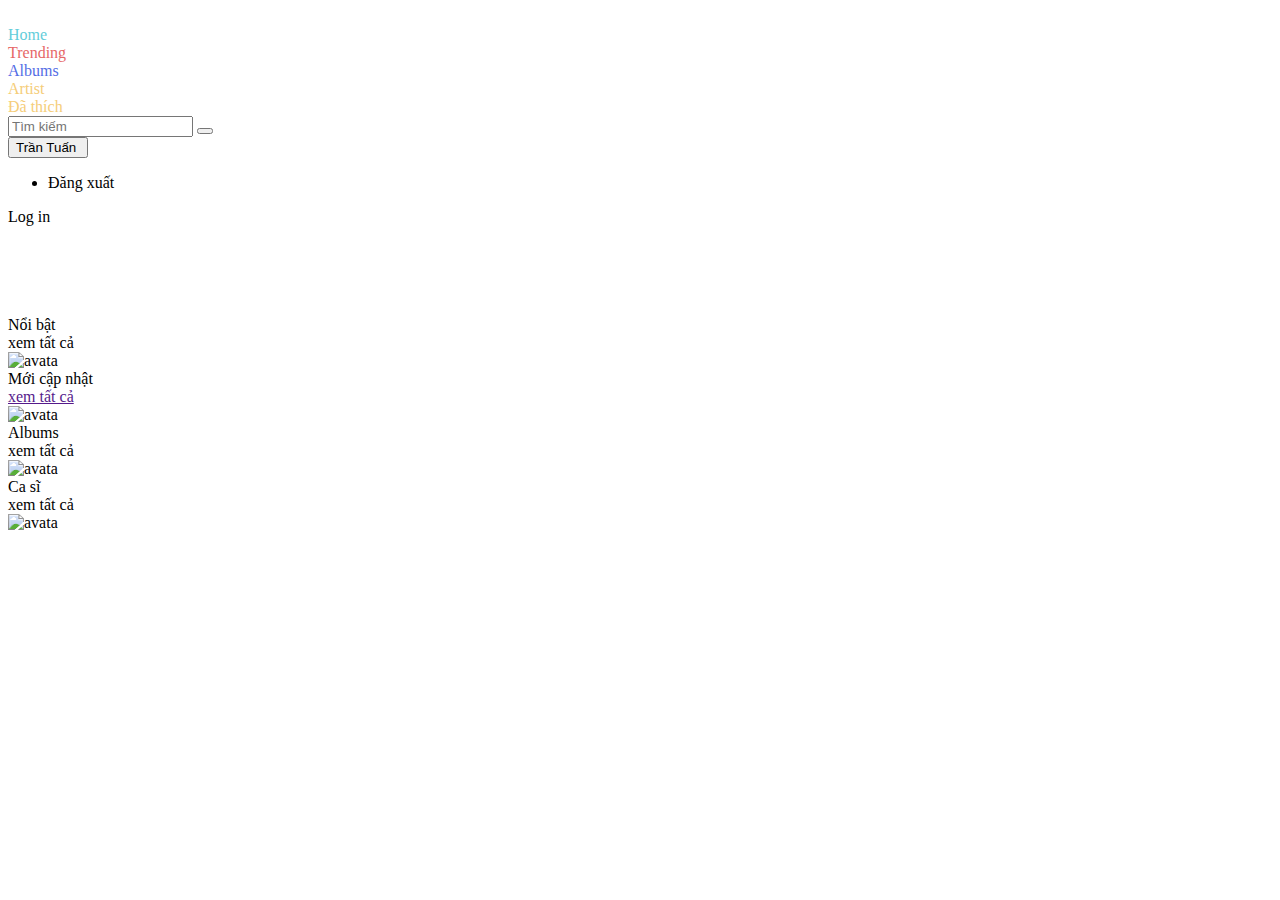
<file: src/main/resources/templates/index.html>
<!DOCTYPE html>
<html lang="en" xmlns:th="http://www.thymeleaf.org"
      xmlns:sec="http://www.thymeleaf.org/thymeleaf-extras-springsecurity4">
<head>
    <meta charset="UTF-8"/>
    <meta http-equiv="X-UA-Compatible" content="IE=edge"/>
    <meta name="viewport" content="width=device-width, initial-scale=1.0"/>
    <title>Document</title>
    <link rel="stylesheet" th:href="@{/css/index.css}"/>
    <link rel="stylesheet" th:href="@{/css/right-home.css}"/>
    <link rel="stylesheet" th:href="@{/css/home.css}"/>
    <link
            rel="stylesheet"
            th:href="@{https://cdn.jsdelivr.net/npm/bootstrap-icons@1.5.0/font/bootstrap-icons.css}"
    />
    <link
            rel="stylesheet"
            th:href="@{https://maxcdn.bootstrapcdn.com/bootstrap/3.4.1/css/bootstrap.min.css}"
    />
    <script th:src="@{https://ajax.googleapis.com/ajax/libs/jquery/3.6.0/jquery.min.js}"></script>
    <script th:src="@{https://maxcdn.bootstrapcdn.com/bootstrap/3.4.1/js/bootstrap.min.js}"></script>

    <!-- Important Owl stylesheet -->
    <link rel="stylesheet" th:href="@{/plugins/OwlCarousel2-2.3.4/dist/assets/owl.carousel.css}"/>

    <!-- Default Theme -->
    <link rel="stylesheet" th:href="@{/plugins/OwlCarousel2-2.3.4/dist/assets/owl.theme.green.css}"/>

    <!--  jQuery 1.7+  -->
    <script th:src="@{/plugins/jquery-3.6.1.min.js}"></script>

    <!-- Include js plugin -->
    <script th:src="@{/plugins/OwlCarousel2-2.3.4/dist/owl.carousel.js}"></script>

    <script th:src="@{/js/owl.js}"></script>
</head>
<body>
<!-- Phần left -->
<div class="sidebar-container">
    <div>
        <a th:href="@{/}">
            <img
                    th:src="@{/image/1000_F_249327091_uhnpmetNHxjBYDmWdSxdRRN0maYOx0ei.jpg}"
                    alt=""
                    class="logo"
            />
        </a>
    </div>
    <div class="sidebar-body">
        <a th:href="@{/}">
            <div class="sidebar-item active" style="color: #63cdda">
                <div><i class="bi bi-house"></i></div>
                <div>Home</div>
            </div>
        </a>
        <a th:href="@{/trending}">
            <div class="sidebar-item" style="color: #e66767">
                <div><i class="bi bi-arrow-up-right"></i></div>
                <div>Trending</div>
            </div>
        </a>
        <a th:href="@{/albums}">
            <div class="sidebar-item" style="color: #546de5">
                <div><i class="bi bi-journal-album"></i></div>
                <div>Albums</div>
            </div>
        </a>
        <a th:href="@{/artist}">
            <div class="sidebar-item" style="color: #f5cd79">
                <div><i class="bi bi-person"></i></div>
                <div>Artist</div>
            </div>
        </a>
        <th:block sec:authorize="isAuthenticated()">
            <a th:href="@{/artist}">
                <div class="sidebar-item" style="color: #f5cd79">
                    <div><i class="bi bi-person"></i></div>
                    <div>Đã thích</div>
                </div>
            </a>
        </th:block>
    </div>
</div>
<!-- Phần left -->

<!-- Phần main -->
<div class="body-container">
    <div class="home-top">
        <div class="h-s">
            <form th:action="@{/music/search}" method="get" th:object="${request}">
                <div class="search">
                    <input type="text" class="input-search" placeholder="Tìm kiếm" th:field="*{search}"/>
                    <button class="btn-search" type="submit">
                        <i class="bi bi-search"></i>
                    </button>
                </div>
            </form>
        </div>

        <!-- Phần authen -->
        <div class="app-authen">
            <th:block sec:authorize="isAuthenticated()">
                <div class="dropdown">
                    <button class="btn btn-primary dropdown-toggle" type="button" data-toggle="dropdown">
                        <span th:text="${user.username}">Trần Tuấn</span>
                        <img th:src="@{./image/authen.png}" alt="" class="img-auth"/>
                    </button>
                    <ul class="dropdown-menu">
                        <li><a th:href="@{/logout}">Đăng xuất</a></li>
                    </ul>
                </div>
            </th:block>
            <th:block sec:authorize="isAnonymous()">
                <a th:href="@{/login}">Log in</a>
            </th:block>
<!--            <div class="dropdown">-->
<!--                <button class="btn btn-primary dropdown-toggle" type="button" data-toggle="dropdown">-->
<!--                    <span sec:authentication="name">Trần Tuấn</span>-->
<!--                    <img th:src="@{./image/authen.png}" alt="" class="img-auth"/>-->
<!--                </button>-->
<!--                <ul class="dropdown-menu">-->
<!--                    <li><a th:href="@{/logout}">Đăng xuất</a></li>-->
<!--                </ul>-->
<!--            </div>-->
        </div>
    </div>

    <div class="main">
        <div>
            <div id="owl-example" class="owl-carousel">
                <div class="item"><img th:src="@{/image/owl4.jpg}" class="slide-img" alt=""/></div>
                <div class="item"><img th:src="@{/image/owl5.jpg}" class="slide-img" alt=""/></div>
                <div class="item"><img th:src="@{/image/owl6.jpg}" class="slide-img" alt=""/></div>
                <div class="item"><img th:src="@{/image/owl7.jpg}" class="slide-img" alt=""/></div>
                <div class="item"><img th:src="@{/image/owl8.jpg}" class="slide-img" alt=""/></div>
            </div>
        </div>

        <!-- for 1 -->
        <div class="main-block">
            <div class="main-block-title">
                <div>Nổi bật</div>
                <div><a th:href="@{/trending}">xem tất cả</a></div>
            </div>
            <div class="main-block-list-item">
                <div class="row">
                    <!-- for 2-->
                    <div class="col-md-2" th:each="song : ${populars}">
                        <a th:href="@{${'/music/' + song.idSong}}">
                            <div class="main-item" th:title="${song.nameSong}">
                                <div>
                                    <img
                                            th:src="@{${'/image/song/' + song.image}}"
                                            alt="avata"
                                    />
                                </div>
                                <div class="main-item-name" th:text="${song.nameSong}"></div>
                            </div>
                        </a>
                    </div>
                    <!-- for 2-->
                </div>
            </div>
        </div>

        <div class="main-block">
            <div class="main-block-title">
                <div>Mới cập nhật</div>
                <div><a href="">xem tất cả</a></div>
            </div>
            <div class="main-block-list-item">
                <div class="row">
                    <!-- for 2-->
                    <div class="col-md-2" th:each="song : ${news}">
                        <a th:href="@{${'/music/' + song.idSong}}">
                            <div class="main-item" th:title="${song.nameSong}">
                                <div>
                                    <img
                                            th:src="@{${'/image/song/' + song.image}}"
                                            alt="avata"
                                    />
                                </div>
                                <div class="main-item-name" th:text="${song.nameSong}"></div>
                            </div>
                        </a>
                    </div>
                    <!-- for 2-->
                </div>
            </div>
        </div>

        <div class="main-block">
            <div class="main-block-title">
                <div>Albums</div>
                <div><a th:href="@{/albums}">xem tất cả</a></div>
            </div>
            <div class="main-block-list-item">
                <div class="row">
                    <!-- for 2-->
                    <div class="col-md-2" th:each="album : ${albums}">
                        <a th:href="@{${'/albums/detail/' + album.idAlbums}}">
                            <div class="main-item" th:title="${album.albumName}">
                                <div>
                                    <img
                                            th:src="@{${'/image/album/' + album.imageAlbum}}"
                                            alt="avata"
                                    />
                                </div>
                                <div class="main-item-name" th:text="${album.albumName}"></div>
                            </div>
                        </a>
                    </div>
                    <!-- for 2-->
                </div>
            </div>
        </div>

        <div class="main-block">
            <div class="main-block-title">
                <div>Ca sĩ</div>
                <div><a th:href="@{/artist}">xem tất cả</a></div>
            </div>
            <div class="main-block-list-item">
                <div class="row">
                    <!-- for 2-->
                    <div class="col-md-2" th:each="artist : ${artists}">
                        <a th:href="@{${'/artist/detail/' + artist.idArtist}}">
                            <div class="main-item" th:title="${artist.name}">
                                <div>
                                    <img
                                            th:src="@{${'/image/artist/' + artist.avatar}}"
                                            alt="avata"
                                    />
                                </div>
                                <div class="main-item-name" th:text="${artist.name}"></div>
                            </div>
                        </a>
                    </div>
                    <!-- for 2-->
                </div>
            </div>
        </div>
        <!-- for 1 -->
    </div>
</div>
<!-- Phần main -->
</body>
</html>
</file>
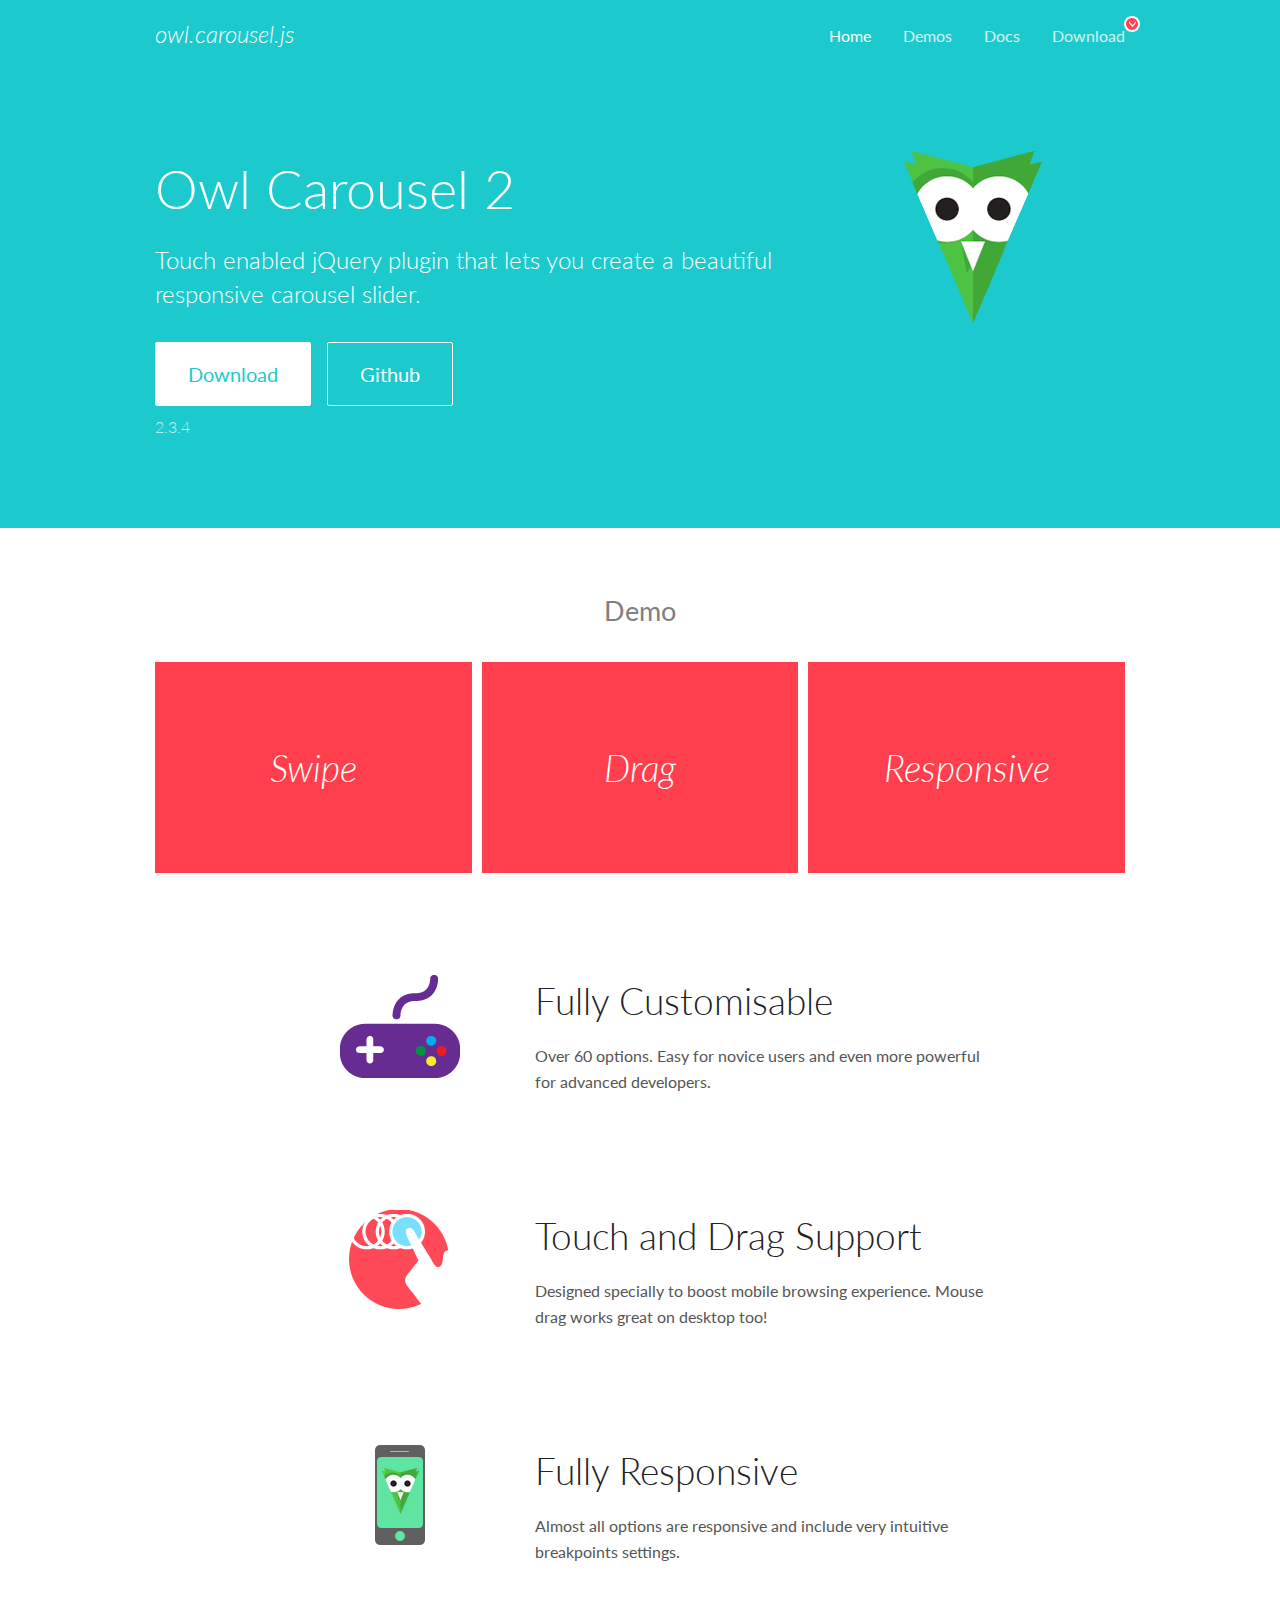
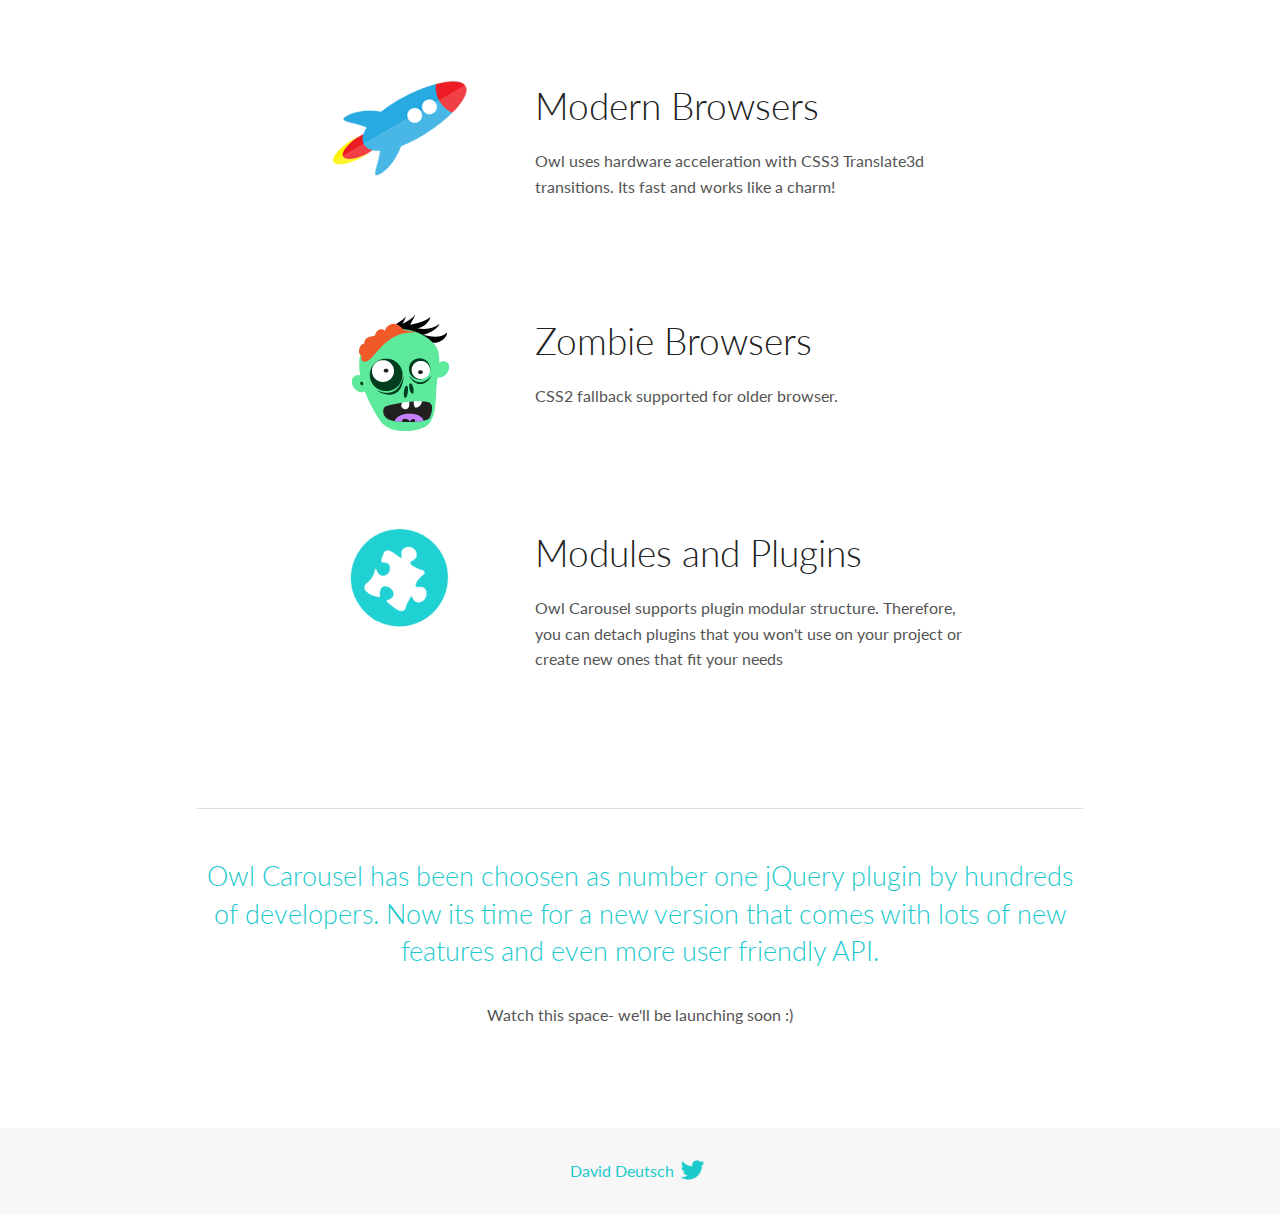
<file: src/main/resources/static/plugins/OwlCarousel2-2.3.4/docs/index.html>
<!DOCTYPE html>
<html lang="en">
  <head>

    <!-- head -->
    <meta charset="utf-8">
    <meta name="msapplication-tap-highlight" content="no" />
    <meta name="viewport" content="width=device-width, initial-scale=1.0" />
    <meta name="description" content="Touch enabled jQuery plugin that lets you create beautiful responsive carousel slider.">
    <meta name="author" content="David Deutsch">
    <title>
      Home | Owl Carousel | 2.3.4
    </title>

    <!-- Stylesheets -->
    <link href='https://fonts.googleapis.com/css?family=Lato:300,400,700,400italic,300italic' rel='stylesheet' type='text/css'>
    <link rel="stylesheet" href="assets/css/docs.theme.min.css">

    <!-- Owl Stylesheets -->
    <link rel="stylesheet" href="assets/owlcarousel/assets/owl.carousel.min.css">
    <link rel="stylesheet" href="assets/owlcarousel/assets/owl.theme.default.min.css">

    <!-- HTML5 shim and Respond.js IE8 support of HTML5 elements and media queries -->

    <!--[if lt IE 9]>
      <script src="https://oss.maxcdn.com/libs/html5shiv/3.7.0/html5shiv.js"></script>
      <script src="https://oss.maxcdn.com/libs/respond.js/1.3.0/respond.min.js"></script>
    <![endif]-->

    <!-- Favicons -->
    <link rel="apple-touch-icon-precomposed" sizes="144x144" href="assets/ico/apple-touch-icon-144-precomposed.png">
    <link rel="shortcut icon" href="assets/ico/favicon.png">
    <link rel="shortcut icon" href="favicon.ico">

    <!-- Yeah i know js should not be in header. Its required for demos.-->

    <!-- javascript -->
    <script src="assets/vendors/jquery.min.js"></script>
    <script src="assets/owlcarousel/owl.carousel.js"></script>
  </head>
  <body>

    <!-- header -->
    <header class="header">
      <div class="row">
        <div class="large-12 columns">
          <div class="brand left">
            <h3>
              <a href="/OwlCarousel2/">owl.carousel.js</a> 
            </h3>
          </div>
          <a id="toggle-nav" class="right">
            <span></span> <span></span> <span></span> 
          </a> 
          <div class="nav-bar">
            <ul class="clearfix">
              <li class="active">
                <a href="/OwlCarousel2/index.html">Home</a> 
              </li>
              <li> <a href="/OwlCarousel2/demos/demos.html">Demos</a>  </li>
              <li> <a href="/OwlCarousel2/docs/started-welcome.html">Docs</a>  </li>
              <li>
                <a href="https://github.com/OwlCarousel2/OwlCarousel2/archive/2.3.4.zip">Download</a> 
                <span class="download"></span> 
              </li>
            </ul>
          </div>
        </div>
      </div>
    </header>

    <!-- home panel -->
    <section id="hero">
      <div class="row">
        <div class="large-8 medium-8 columns">
          <h1>Owl Carousel 2</h1>
          <h4>Touch enabled jQuery plugin that lets you create a beautiful responsive carousel slider.</h4>
          <a href="https://github.com/OwlCarousel2/OwlCarousel2/archive/2.3.4.zip" class="hero-button">Download</a> 
          <a href="https://github.com/OwlCarousel2/OwlCarousel2" class="hero-button outline">Github</a> 
          <p>2.3.4</p>
        </div>
        <div class="large-4 medium-4 columns">
          <img class="owl-logo" src="assets/img/owl-logo.png" alt="mr. Owl">
        </div>
      </div>
    </section>

    <!-- body -->
    <div class="home-demo">
      <div class="row">
        <div class="large-12 columns">
          <h3>Demo</h3>
          <div class="owl-carousel">
            <div class="item">
              <h2>Swipe</h2>
            </div>
            <div class="item">
              <h2>Drag</h2>
            </div>
            <div class="item">
              <h2>Responsive</h2>
            </div>
            <div class="item">
              <h2>CSS3</h2>
            </div>
            <div class="item">
              <h2>Fast</h2>
            </div>
            <div class="item">
              <h2>Easy</h2>
            </div>
            <div class="item">
              <h2>Free</h2>
            </div>
            <div class="item">
              <h2>Upgradable</h2>
            </div>
            <div class="item">
              <h2>Tons of options</h2>
            </div>
            <div class="item">
              <h2>Infinity</h2>
            </div>
            <div class="item">
              <h2>Auto Width</h2>
            </div>
          </div>
        </div>
      </div>
    </div>
    <script>
      var owl = $('.owl-carousel');
      owl.owlCarousel({
        margin: 10,
        loop: true,
        responsive: {
          0: {
            items: 1
          },
          600: {
            items: 2
          },
          1000: {
            items: 3
          }
        }
      })
    </script>

    <!-- features -->
    <div id="features">
      <div class="row">
        <div class="small-12 medium-9 small-centered columns">
          <section class="row feature">
            <div class="medium-4 small-12 columns">
              <img src="assets/img/feature-options.png" alt="">
            </div>
            <div class="medium-8 small-12 columns">
              <h2>Fully Customisable</h2>
              <p>Over 60 options. Easy for novice users and even more powerful for advanced developers.</p>
            </div>
          </section>
          <section class="row feature">
            <div class="medium-4 small-12 columns">
              <img src="assets/img/feature-drag.png" alt="">
            </div>
            <div class="medium-8 small-12 columns">
              <h2>Touch and Drag Support</h2>
              <p>Designed specially to boost mobile browsing experience. Mouse drag works great on desktop too!</p>
            </div>
          </section>
          <section class="row feature">
            <div class="medium-4 small-12 columns">
              <img src="assets/img/feature-responsive.png" alt="">
            </div>
            <div class="medium-8 small-12 columns">
              <h2>Fully Responsive</h2>
              <p>Almost all options are responsive and include very intuitive breakpoints settings.</p>
            </div>
          </section>
          <section class="row feature">
            <div class="medium-4 small-12 columns">
              <img src="assets/img/feature-modern.png" alt="">
            </div>
            <div class="medium-8 small-12 columns">
              <h2>Modern Browsers</h2>
              <p>Owl uses hardware acceleration with CSS3 Translate3d transitions. Its fast and works like a charm! </p>
            </div>
          </section>
          <section class="row feature">
            <div class="medium-4 small-12 columns">
              <img src="assets/img/feature-zombie.png" alt="">
            </div>
            <div class="medium-8 small-12 columns">
              <h2>Zombie Browsers</h2>
              <p>CSS2 fallback supported for older browser.</p>
            </div>
          </section>
          <section class="row feature">
            <div class="medium-4 small-12 columns">
              <img src="assets/img/feature-module.png" alt="">
            </div>
            <div class="medium-8 small-12 columns">
              <h2>Modules and Plugins</h2>
              <p>Owl Carousel supports plugin modular structure. Therefore, you can detach plugins that you won&#x27;t use on your project or create new ones that fit your needs</p>
            </div>
          </section>
        </div>
      </div>
    </div>

    <!-- footer -->
    <section id="teaser-text">
      <div class="row">
        <div class="small-12 medium-11 small-centered columns">
          <hr>
          <h3 id="owl-carousel-has-been-choosen-as-number-one-jquery-plugin-by-hundreds-of-developers-now-its-time-for-a-new-version-that-comes-with-lots-of-new-features-and-even-more-user-friendly-api-">Owl Carousel has been choosen as number one jQuery plugin by hundreds of developers. Now its time for a new version that comes with lots of new features and even more user friendly API.</h3>
          <p>Watch this space- we&#39;ll be launching soon :)</p>
        </div>
      </div>
    </section>

    <!-- footer -->
    <footer class="footer">
      <div class="row">
        <div class="large-12 columns">
          <h5>
            <a href="/OwlCarousel2/docs/support-contact.html">David Deutsch</a> 
            <a id="custom-tweet-button" href="https://twitter.com/share?url=https://github.com/OwlCarousel2/OwlCarousel2&text=Owl Carousel - This is so awesome! " target="_blank"></a> 
          </h5>
        </div>
      </div>
    </footer>

    <!-- vendors -->
    <script src="assets/vendors/highlight.js"></script>
    <script src="assets/js/app.js"></script>
  </body>
</html>
</file>
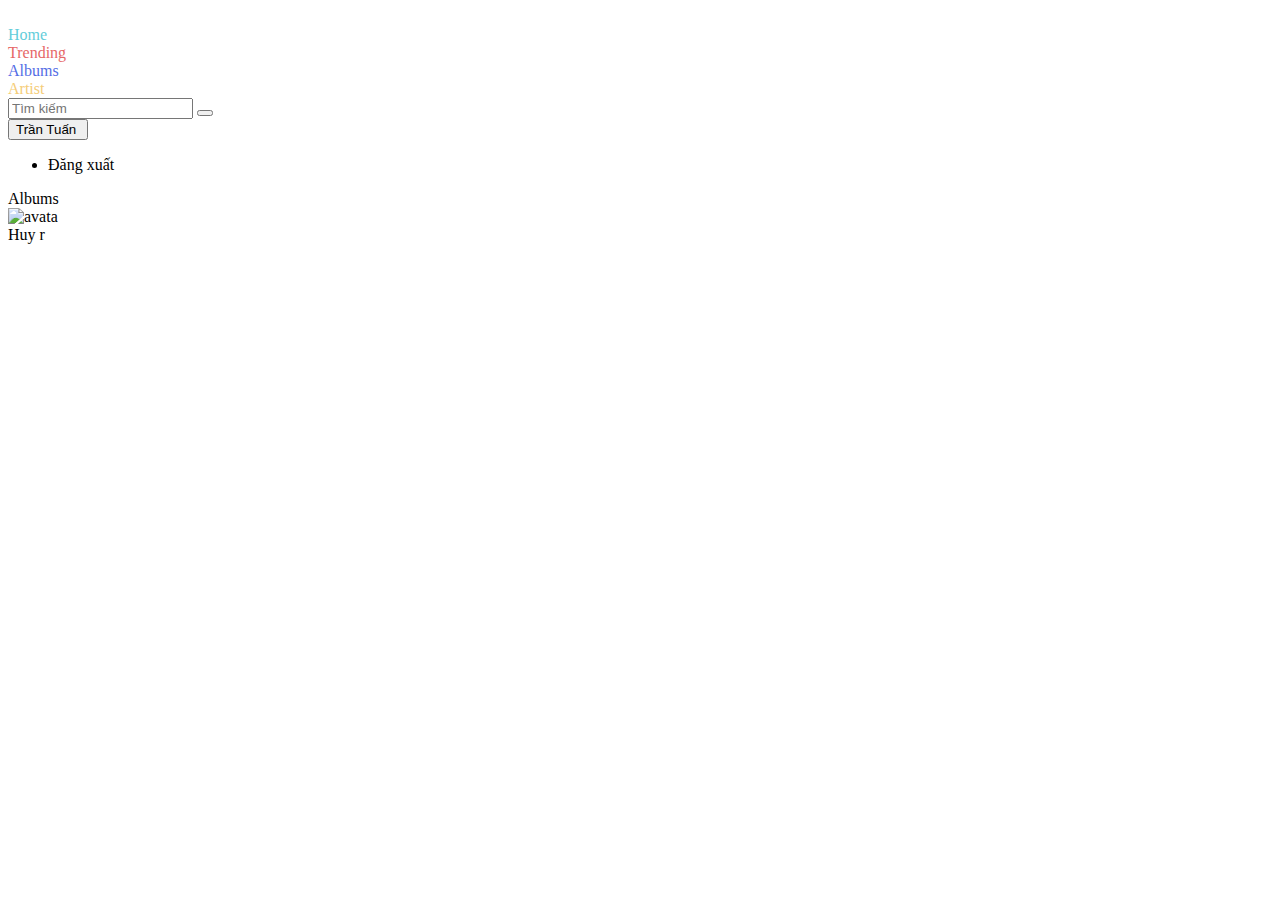
<file: src/main/resources/templates/albums.html>
<!DOCTYPE html>
<html lang="en" xmlns:th="http://www.thymeleaf.org">
<head>
  <meta charset="UTF-8"/>
  <meta http-equiv="X-UA-Compatible" content="IE=edge"/>
  <meta name="viewport" content="width=device-width, initial-scale=1.0"/>
  <title>Document</title>
  <link rel="stylesheet" th:href="@{/css/artist.css}"/>
  <link rel="stylesheet" th:href="@{/css/right-home.css}"/>
  <link rel="stylesheet" th:href="@{/css/index.css}"/>
  <link
          rel="stylesheet"
          th:href="@{https://cdn.jsdelivr.net/npm/bootstrap-icons@1.5.0/font/bootstrap-icons.css}"
  />
  <link
          rel="stylesheet"
          th:href="@{https://maxcdn.bootstrapcdn.com/bootstrap/3.4.1/css/bootstrap.min.css}"
  />
  <script th:src="@{https://ajax.googleapis.com/ajax/libs/jquery/3.6.0/jquery.min.js}"></script>
  <script th:src="@{https://maxcdn.bootstrapcdn.com/bootstrap/3.4.1/js/bootstrap.min.js}"></script>

  <!-- Important Owl stylesheet -->
  <link rel="stylesheet" th:href="@{/plugins/OwlCarousel2-2.3.4/dist/assets/owl.carousel.css}"/>

  <!-- Default Theme -->
  <link rel="stylesheet" th:href="@{/plugins/OwlCarousel2-2.3.4/dist/assets/owl.theme.green.css}"/>
</head>
<body>
<!-- Phần left -->
<div class="sidebar-container">
  <div>
    <a th:href="@{/}">
      <img
              th:src="@{/image/1000_F_249327091_uhnpmetNHxjBYDmWdSxdRRN0maYOx0ei.jpg}"
              alt=""
              class="logo"
      />
    </a>
  </div>
  <div class="sidebar-body">
    <a th:href="@{/}">
      <div class="sidebar-item" style="color: #63cdda">
        <div><i class="bi bi-house"></i></div>
        <div>Home</div>
      </div>
    </a>
    <a th:href="@{/trending}">
      <div class="sidebar-item" style="color: #e66767">
        <div><i class="bi bi-arrow-up-right"></i></div>
        <div>Trending</div>
      </div>
    </a>
    <a th:href="@{/albums}">
      <div class="sidebar-item active" style="color: #546de5">
        <div><i class="bi bi-journal-album"></i></div>
        <div>Albums</div>
      </div>
    </a>
    <a th:href="@{/artist}">
      <div class="sidebar-item" style="color: #f5cd79">
        <div><i class="bi bi-person"></i></div>
        <div>Artist</div>
      </div>
    </a>
  </div>
</div>
<!-- Phần left -->

<!-- Phần main -->
<div class="body-container">
  <div class="home-top">
    <div class="h-s">
      <form th:action="@{/music/search}" method="get" th:object="${request}">
        <div class="search">
          <input type="text" class="input-search" placeholder="Tìm kiếm" th:field="*{search}"/>
          <button class="btn-search" type="submit">
            <i class="bi bi-search"></i>
          </button>
        </div>
      </form>
    </div>

    <!-- Phần authen -->
    <div class="app-authen">
      <div class="dropdown">
        <button class="btn btn-primary dropdown-toggle" type="button" data-toggle="dropdown">
          <span>Trần Tuấn</span>
          <img th:src="@{./image/authen.png}" alt="" class="img-auth"/>
        </button>
        <ul class="dropdown-menu">
          <li><a th:href="@{/logout}">Đăng xuất</a></li>
        </ul>
      </div>
    </div>
  </div>

  <div class="main">
    <div class="main-block">
      <div class="main-block-title">
        <div>Albums</div>
      </div>
      <div class="main-block-list-item">
        <div class="row">
          <!-- for 1-->
          <div class="col-md-2" th:each="album : ${albums}">
            <a th:href="@{${'/albums/detail/' + album.idAlbums}}">
              <div class="main-item">
                <div>
                  <img
                          th:src="@{${'/image/album/' + album.imageAlbum}}"
                          alt="avata"
                          class="avata"
                  />
                </div>
                <div class="main-item-name" th:text="${album.albumName}">Huy r</div>
              </div>
            </a>
          </div>
          <!-- for 1-->
        </div>
      </div>
    </div>
  </div>
</div>
<!-- Phần main -->
</body>
</html>
</file>
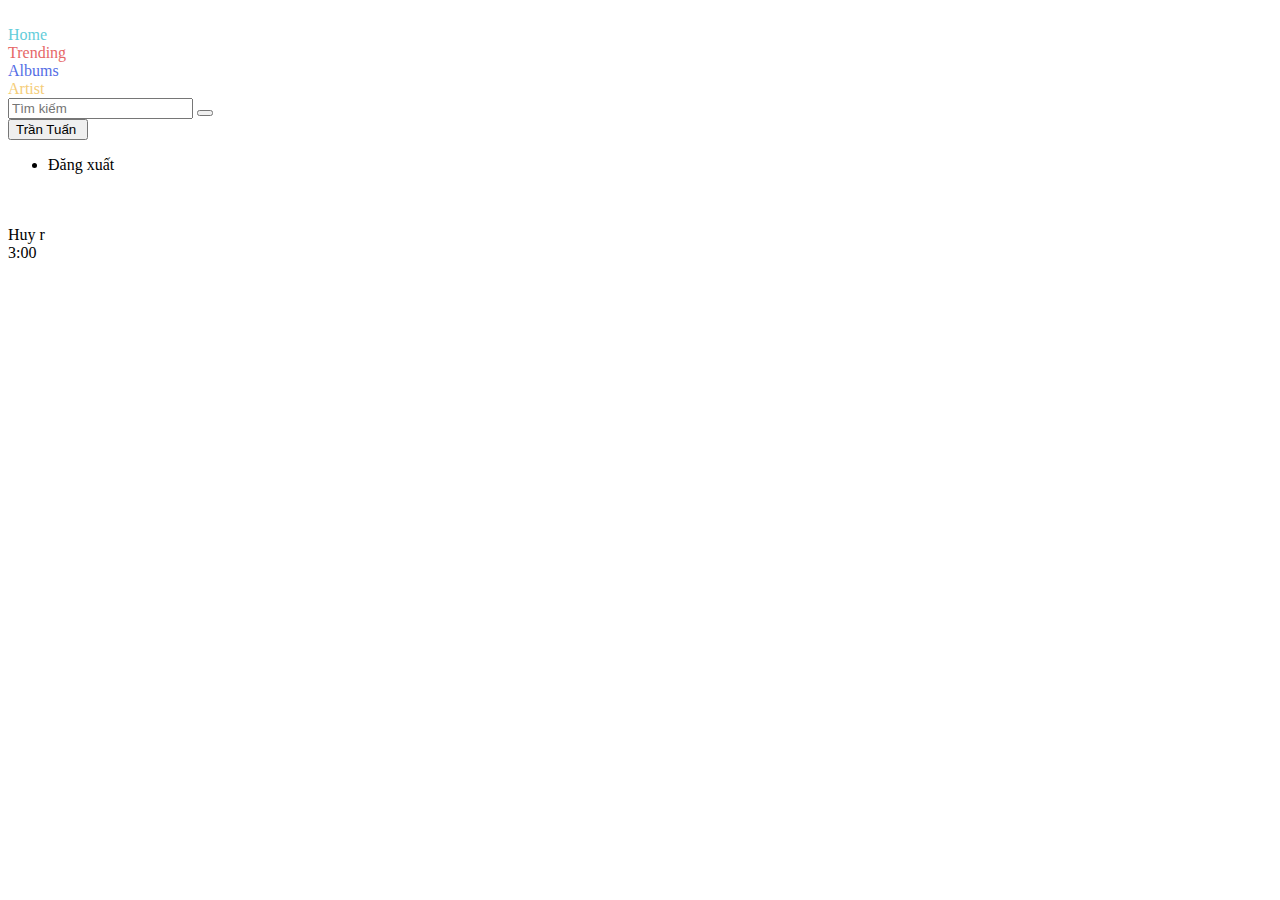
<file: src/main/resources/templates/albumsdetail.html>
<!DOCTYPE html>
<html lang="en" xmlns:th="http://www.thymeleaf.org">
<head>
    <meta charset="UTF-8"/>
    <meta http-equiv="X-UA-Compatible" content="IE=edge"/>
    <meta name="viewport" content="width=device-width, initial-scale=1.0"/>
    <title>Document</title>
    <link rel="stylesheet" th:href="@{/css/albumsdetail.css}"/>
    <link rel="stylesheet" th:href="@{/css/right-home.css}"/>
    <link rel="stylesheet" th:href="@{/css/index.css}"/>
    <link
            rel="stylesheet"
            th:href="@{https://cdn.jsdelivr.net/npm/bootstrap-icons@1.5.0/font/bootstrap-icons.css}"
    />
    <link
            rel="stylesheet"
            th:href="@{https://maxcdn.bootstrapcdn.com/bootstrap/3.4.1/css/bootstrap.min.css}"
    />
    <script th:src="@{https://ajax.googleapis.com/ajax/libs/jquery/3.6.0/jquery.min.js}"></script>
    <script th:src="@{https://maxcdn.bootstrapcdn.com/bootstrap/3.4.1/js/bootstrap.min.js}"></script>

    <!-- Important Owl stylesheet -->
    <link rel="stylesheet" th:href="@{/plugins/OwlCarousel2-2.3.4/dist/assets/owl.carousel.css}"/>

    <!-- Default Theme -->
    <link rel="stylesheet" th:href="@{/plugins/OwlCarousel2-2.3.4/dist/assets/owl.theme.green.css}"/>
</head>
<body>
<!-- Phần left -->
<div class="sidebar-container">
    <div>
        <a th:href="@{/}">
            <img
                    th:src="@{/image/1000_F_249327091_uhnpmetNHxjBYDmWdSxdRRN0maYOx0ei.jpg}"
                    alt=""
                    class="logo"
            />
        </a>
    </div>
    <div class="sidebar-body">
        <a th:href="@{/}">
            <div class="sidebar-item" style="color: #63cdda">
                <div><i class="bi bi-house"></i></div>
                <div>Home</div>
            </div>
        </a>
        <a th:href="@{/trending}">
            <div class="sidebar-item" style="color: #e66767">
                <div><i class="bi bi-arrow-up-right"></i></div>
                <div>Trending</div>
            </div>
        </a>
        <a th:href="@{/albums}">
            <div class="sidebar-item" style="color: #546de5">
                <div><i class="bi bi-journal-album"></i></div>
                <div>Albums</div>
            </div>
        </a>
        <a th:href="@{/artist}">
            <div class="sidebar-item" style="color: #f5cd79">
                <div><i class="bi bi-person"></i></div>
                <div>Artist</div>
            </div>
        </a>
    </div>
</div>
<!-- Phần left -->

<!-- Phần main -->
<div class="body-container">
    <div class="home-top">
        <div class="h-s">
            <form th:action="@{/music/search}" method="get" th:object="${request}">
                <div class="search">
                    <input type="text" class="input-search" placeholder="Tìm kiếm" th:field="*{search}"/>
                    <button class="btn-search" type="submit">
                        <i class="bi bi-search"></i>
                    </button>
                </div>
            </form>
        </div>

        <!-- Phần authen -->
        <div class="app-authen">
            <div class="dropdown">
                <button class="btn btn-primary dropdown-toggle" type="button" data-toggle="dropdown">
                    <span>Trần Tuấn</span>
                    <img th:src="@{./image/authen.png}" alt="" class="img-auth"/>
                </button>
                <ul class="dropdown-menu">
                    <li><a th:href="@{/logout}">Đăng xuất</a></li>
                </ul>
            </div>
        </div>
    </div>

    <div class="main">
        <div class="detail-title">
            <div>
                <img th:src="@{${'/image/album/' + albums.imageAlbum}}" alt="" class="albums-img" />
            </div>
            <div class="albums-name" th:text="${albums.albumName}"></div>
        </div>
        <div class="detail-list">
            <div class="row">
                <!-- for 1-->
                <div class="col-md-6" th:each="song : ${songs}">
                    <a th:href="@{${'/music/' + song.idSong}}">
                        <div class="main-item">
                            <div class="main-item-title">
                                <div class="search-icon">
                                    <span><i class="bi bi-music-note-beamed"></i></span>
                                </div>
                                <div class="main-item-title-info">
                                    <div>
                                        <img th:src="@{${'/image/song/' + song.image}}" alt="" class="search-img" />
                                    </div>
                                    <div class="search-info">
                                        <div class="search-name" th:text="${song.nameSong}"></div>
                                        <div class="search-artist" th:text="${song.artist}">Huy r</div>
                                    </div>
                                </div>
                            </div>
                            <div class="main-item-time" th:text="${song.countPlay}">3:00</div>
                        </div>
                    </a>
                </div>
                <!-- for 1-->
            </div>
        </div>
    </div>
</div>
<!-- Phần main -->
</body>
</html>
</file>
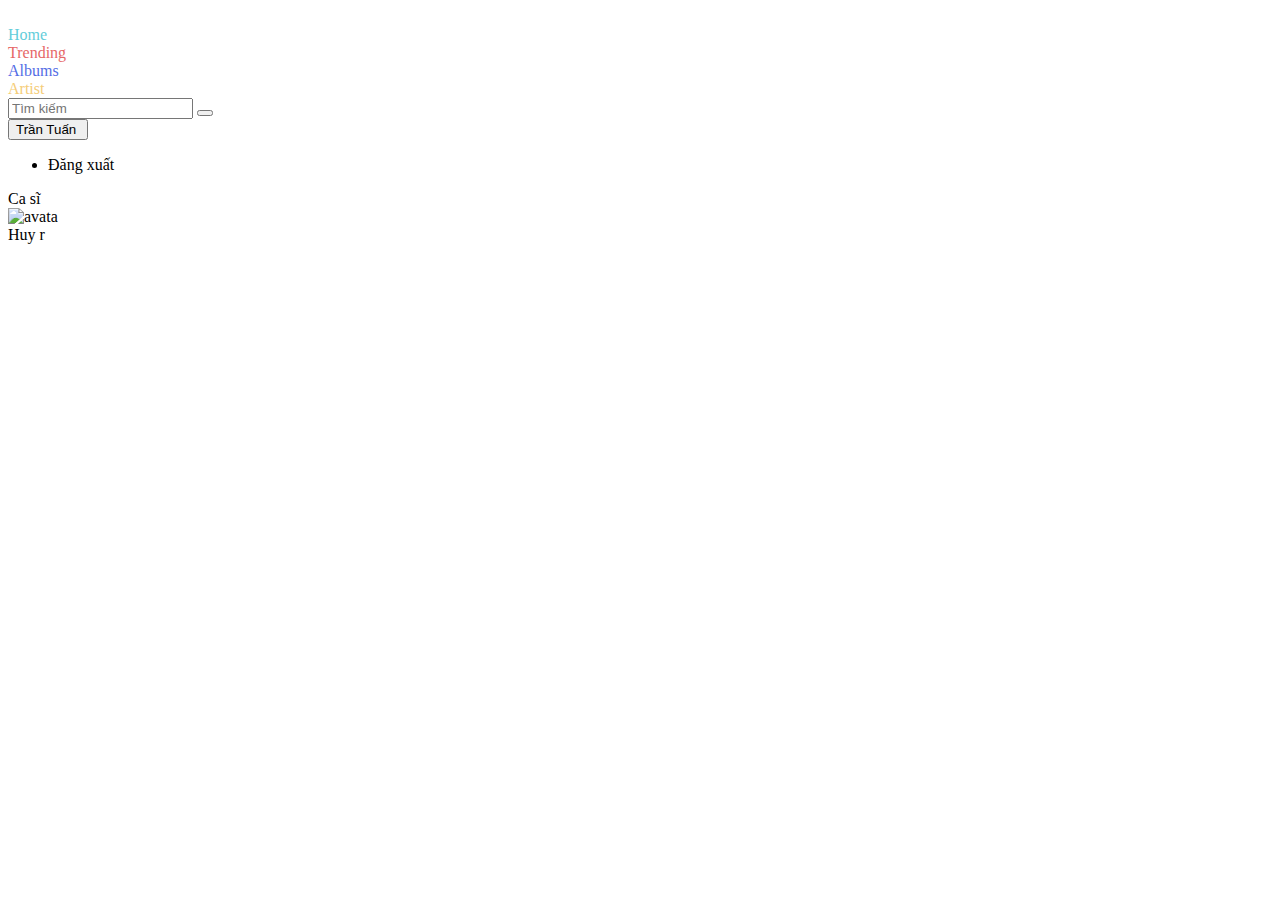
<file: src/main/resources/templates/artist.html>
<!DOCTYPE html>
<html lang="en" xmlns:th="http://www.thymeleaf.org">
<head>
  <meta charset="UTF-8"/>
  <meta http-equiv="X-UA-Compatible" content="IE=edge"/>
  <meta name="viewport" content="width=device-width, initial-scale=1.0"/>
  <title>Document</title>
  <link rel="stylesheet" th:href="@{/css/albums.css}"/>
  <link rel="stylesheet" th:href="@{/css/right-home.css}"/>
  <link rel="stylesheet" th:href="@{/css/index.css}"/>
  <link
          rel="stylesheet"
          th:href="@{https://cdn.jsdelivr.net/npm/bootstrap-icons@1.5.0/font/bootstrap-icons.css}"
  />
  <link
          rel="stylesheet"
          th:href="@{https://maxcdn.bootstrapcdn.com/bootstrap/3.4.1/css/bootstrap.min.css}"
  />
  <script th:src="@{https://ajax.googleapis.com/ajax/libs/jquery/3.6.0/jquery.min.js}"></script>
  <script th:src="@{https://maxcdn.bootstrapcdn.com/bootstrap/3.4.1/js/bootstrap.min.js}"></script>

  <!-- Important Owl stylesheet -->
  <link rel="stylesheet" th:href="@{/plugins/OwlCarousel2-2.3.4/dist/assets/owl.carousel.css}"/>

  <!-- Default Theme -->
  <link rel="stylesheet" th:href="@{/plugins/OwlCarousel2-2.3.4/dist/assets/owl.theme.green.css}"/>
</head>
<body>
<!-- Phần left -->
<div class="sidebar-container">
  <div>
    <a th:href="@{/}">
      <img
              th:src="@{/image/1000_F_249327091_uhnpmetNHxjBYDmWdSxdRRN0maYOx0ei.jpg}"
              alt=""
              class="logo"
      />
    </a>
  </div>
  <div class="sidebar-body">
    <a th:href="@{/}">
      <div class="sidebar-item" style="color: #63cdda">
        <div><i class="bi bi-house"></i></div>
        <div>Home</div>
      </div>
    </a>
    <a th:href="@{/trending}">
      <div class="sidebar-item" style="color: #e66767">
        <div><i class="bi bi-arrow-up-right"></i></div>
        <div>Trending</div>
      </div>
    </a>
    <a th:href="@{/albums}">
      <div class="sidebar-item" style="color: #546de5">
        <div><i class="bi bi-journal-album"></i></div>
        <div>Albums</div>
      </div>
    </a>
    <a th:href="@{/artist}">
      <div class="sidebar-item active" style="color: #f5cd79">
        <div><i class="bi bi-person"></i></div>
        <div>Artist</div>
      </div>
    </a>
  </div>
</div>
<!-- Phần left -->

<!-- Phần main -->
<div class="body-container">
  <div class="home-top">
    <div class="h-s">
      <form th:action="@{/music/search}" method="get" th:object="${request}">
        <div class="search">
          <input type="text" class="input-search" placeholder="Tìm kiếm" th:field="*{search}"/>
          <button class="btn-search" type="submit">
            <i class="bi bi-search"></i>
          </button>
        </div>
      </form>
    </div>

    <!-- Phần authen -->
    <div class="app-authen">
      <div class="dropdown">
        <button class="btn btn-primary dropdown-toggle" type="button" data-toggle="dropdown">
          <span>Trần Tuấn</span>
          <img th:src="@{./image/authen.png}" alt="" class="img-auth"/>
        </button>
        <ul class="dropdown-menu">
          <li><a th:href="@{/logout}">Đăng xuất</a></li>
        </ul>
      </div>
    </div>
  </div>

  <div class="main">
    <div class="main-block">
      <div class="main-block-title">
        <div>Ca sĩ</div>
      </div>
      <div class="main-block-list-item">
        <div class="row">
          <!-- for 1-->
          <div class="col-md-2" th:each="artist : ${artists}">
            <a th:href="@{${'/artist/detail/' + artist.idArtist}}">
              <div class="main-item">
                <div>
                  <img
                          th:src="@{${'/image/artist/' + artist.avatar}}"
                          alt="avata"
                          class="avata"
                  />
                </div>
                <div class="main-item-name" th:text="${artist.name}">Huy r</div>
              </div>
            </a>
          </div>
          <!-- for 1-->
        </div>
      </div>
    </div>
  </div>
</div>
<!-- Phần main -->
</body>
</html>
</file>
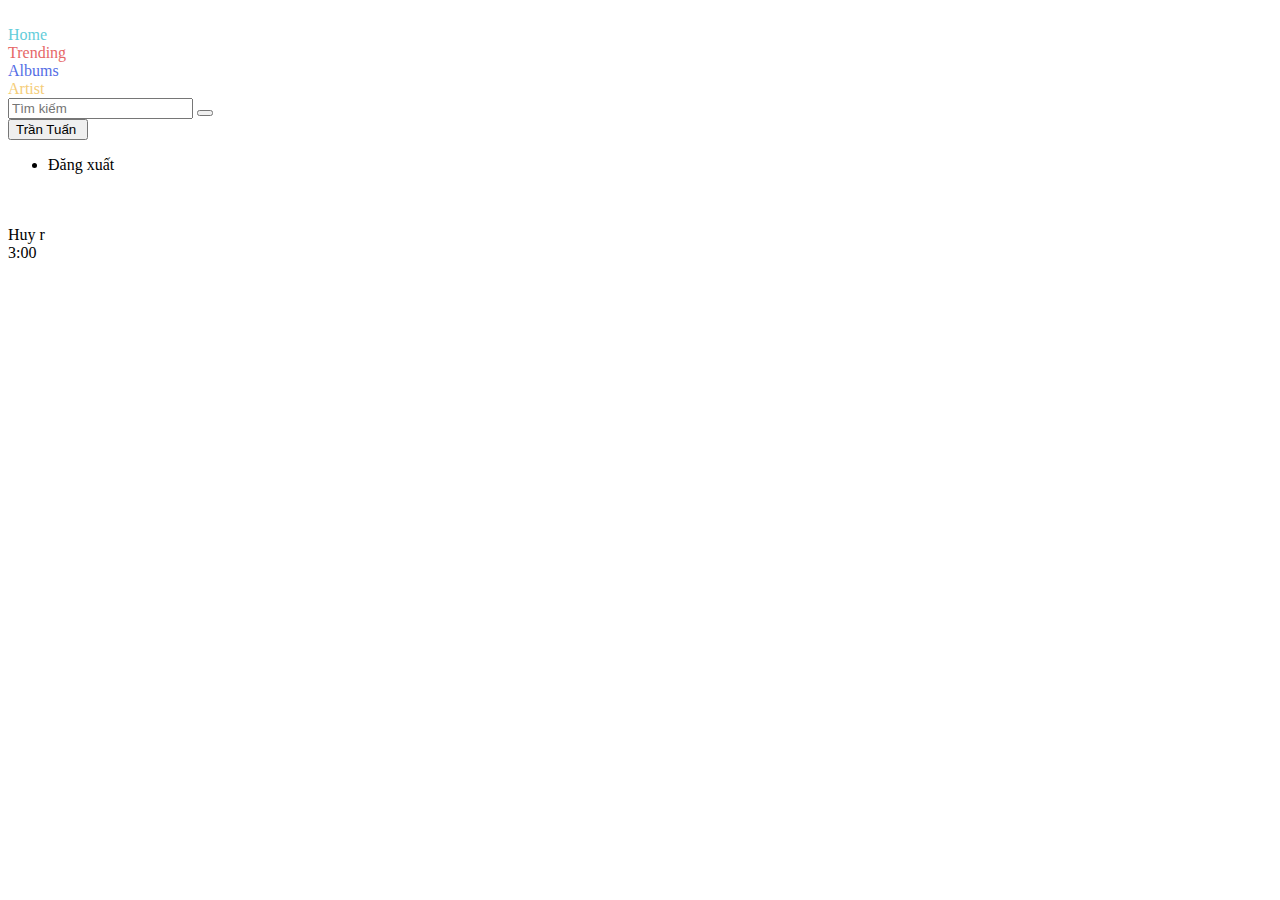
<file: src/main/resources/templates/artistdetail.html>
<!DOCTYPE html>
<html lang="en" xmlns:th="http://www.thymeleaf.org">
<head>
  <meta charset="UTF-8"/>
  <meta http-equiv="X-UA-Compatible" content="IE=edge"/>
  <meta name="viewport" content="width=device-width, initial-scale=1.0"/>
  <title>Document</title>
  <link rel="stylesheet" th:href="@{/css/albumsdetail.css}"/>
  <link rel="stylesheet" th:href="@{/css/right-home.css}"/>
  <link rel="stylesheet" th:href="@{/css/index.css}"/>
  <link
          rel="stylesheet"
          th:href="@{https://cdn.jsdelivr.net/npm/bootstrap-icons@1.5.0/font/bootstrap-icons.css}"
  />
  <link
          rel="stylesheet"
          th:href="@{https://maxcdn.bootstrapcdn.com/bootstrap/3.4.1/css/bootstrap.min.css}"
  />
  <script th:src="@{https://ajax.googleapis.com/ajax/libs/jquery/3.6.0/jquery.min.js}"></script>
  <script th:src="@{https://maxcdn.bootstrapcdn.com/bootstrap/3.4.1/js/bootstrap.min.js}"></script>

  <!-- Important Owl stylesheet -->
  <link rel="stylesheet" th:href="@{/plugins/OwlCarousel2-2.3.4/dist/assets/owl.carousel.css}"/>

  <!-- Default Theme -->
  <link rel="stylesheet" th:href="@{/plugins/OwlCarousel2-2.3.4/dist/assets/owl.theme.green.css}"/>
</head>
<body>
<!-- Phần left -->
<div class="sidebar-container">
  <div>
    <a th:href="@{/}">
      <img
              th:src="@{/image/1000_F_249327091_uhnpmetNHxjBYDmWdSxdRRN0maYOx0ei.jpg}"
              alt=""
              class="logo"
      />
    </a>
  </div>
  <div class="sidebar-body">
    <a th:href="@{/}">
      <div class="sidebar-item" style="color: #63cdda">
        <div><i class="bi bi-house"></i></div>
        <div>Home</div>
      </div>
    </a>
    <a th:href="@{/trending}">
      <div class="sidebar-item" style="color: #e66767">
        <div><i class="bi bi-arrow-up-right"></i></div>
        <div>Trending</div>
      </div>
    </a>
    <a th:href="@{/albums}">
      <div class="sidebar-item" style="color: #546de5">
        <div><i class="bi bi-journal-album"></i></div>
        <div>Albums</div>
      </div>
    </a>
    <a th:href="@{/artist}">
      <div class="sidebar-item" style="color: #f5cd79">
        <div><i class="bi bi-person"></i></div>
        <div>Artist</div>
      </div>
    </a>
  </div>
</div>
<!-- Phần left -->

<!-- Phần main -->
<div class="body-container">
  <div class="home-top">
    <div class="h-s">
      <form th:action="@{/music/search}" method="get" th:object="${request}">
        <div class="search">
          <input type="text" class="input-search" placeholder="Tìm kiếm" th:field="*{search}"/>
          <button class="btn-search" type="submit">
            <i class="bi bi-search"></i>
          </button>
        </div>
      </form>
    </div>

    <!-- Phần authen -->
    <div class="app-authen">
      <div class="dropdown">
        <button class="btn btn-primary dropdown-toggle" type="button" data-toggle="dropdown">
          <span>Trần Tuấn</span>
          <img th:src="@{./image/authen.png}" alt="" class="img-auth"/>
        </button>
        <ul class="dropdown-menu">
          <li><a th:href="@{/logout}">Đăng xuất</a></li>
        </ul>
      </div>
    </div>
  </div>

  <div class="main">
    <div class="detail-title">
      <div>
        <img th:src="@{${'/image/artist/' + artist.avatar}}" alt="" class="albums-img" />
      </div>
      <div class="albums-name" th:text="${artist.name}"></div>
    </div>
    <div class="detail-list">
      <div class="row">
        <!-- for 1-->
        <div class="col-md-6" th:each="song : ${songs}">
          <a th:href="@{${'/music/' + song.idSong}}">
            <div class="main-item">
              <div class="main-item-title">
                <div class="search-icon">
                  <span><i class="bi bi-music-note-beamed"></i></span>
                </div>
                <div class="main-item-title-info">
                  <div>
                    <img th:src="@{${'/image/song/' + song.image}}" alt="" class="search-img" />
                  </div>
                  <div class="search-info">
                    <div class="search-name" th:text="${song.nameSong}"></div>
                    <div class="search-artist" th:text="${song.artist}">Huy r</div>
                  </div>
                </div>
              </div>
              <div class="main-item-time" th:text="${song.countPlay}">3:00</div>
            </div>
          </a>
        </div>
        <!-- for 1-->
      </div>
    </div>
  </div>
</div>
<!-- Phần main -->
</body>
</html>
</file>
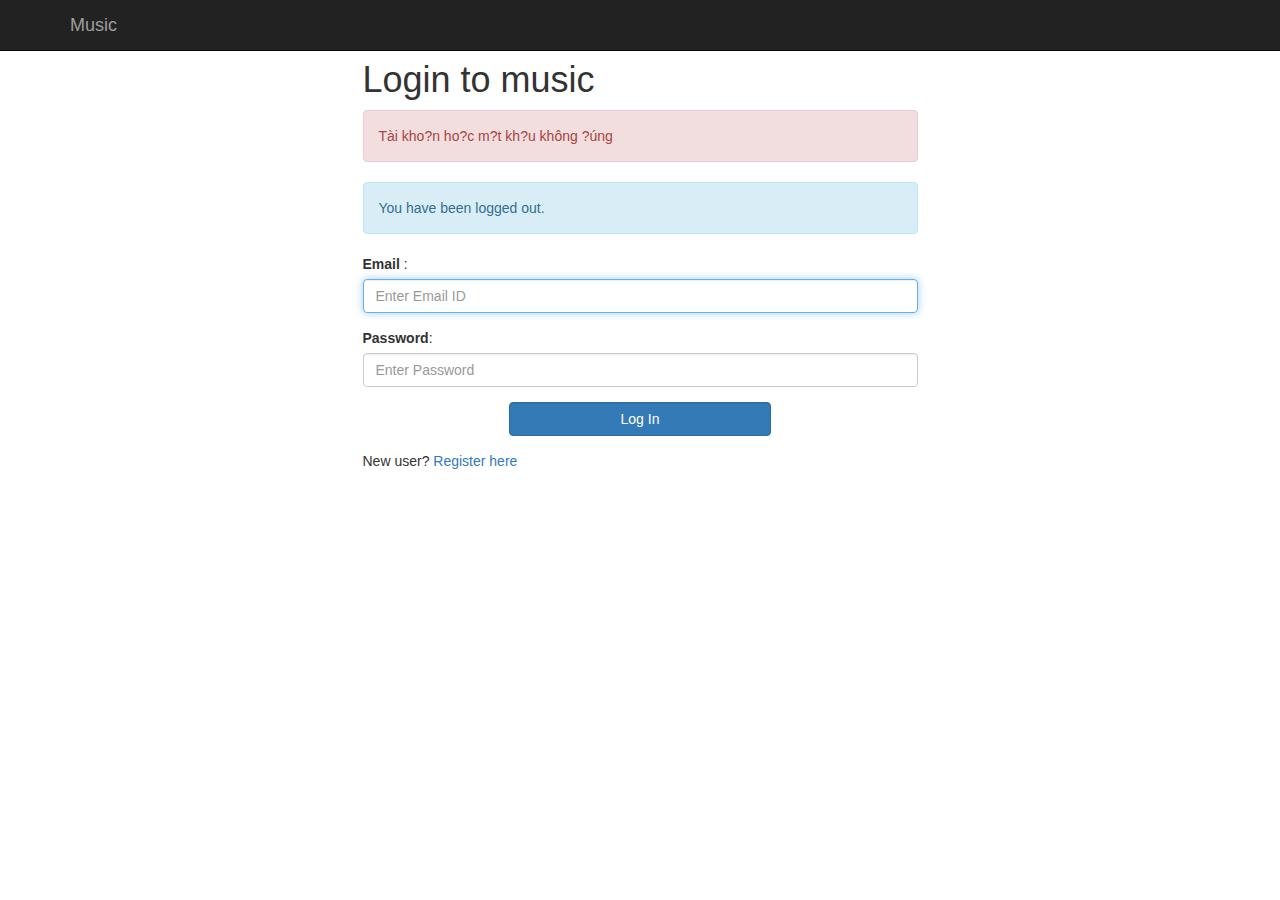
<file: src/main/resources/templates/login.html>
<!DOCTYPE html>
<html>
<head>
    <meta charset="ISO-8859-1">
    <title>Registration and Login App</title>

    <link rel="stylesheet"
          href="https://maxcdn.bootstrapcdn.com/bootstrap/3.3.7/css/bootstrap.min.css"
          integrity="sha384-BVYiiSIFeK1dGmJRAkycuHAHRg32OmUcww7on3RYdg4Va+PmSTsz/K68vbdEjh4u"
          crossorigin="anonymous">

</head>
<body>

<!-- create navigation bar ( header) -->
<nav class="navbar navbar-inverse navbar-fixed-top">
    <div class="container">
        <div class="navbar-header">
            <button type="button" class="navbar-toggle collapsed"
                    data-toggle="collapse" data-target="#navbar" aria-expanded="false"
                    aria-controls="navbar">
                <span class="sr-only">Toggle navigation</span> <span
                    class="icon-bar"></span> <span class="icon-bar"></span> <span
                    class="icon-bar"></span>
            </button>
            <a class="navbar-brand" href="#" th:href="@{/}">Music</a>
        </div>
    </div>
</nav>

<br>
<br>
<div class = "container">
    <div class = "row">
        <div class = "col-md-6 col-md-offset-3">

            <h1> Login to music </h1>
            <form th:action="@{/login}" method="post">

                <!-- error message -->
                <div th:if="${param.error}">
                    <div class="alert alert-danger">T�i kho?n ho?c m?t kh?u kh�ng ?�ng</div>
                </div>

                <!-- logout message -->
                <div th:if="${param.logout}">
                    <div class="alert alert-info">You have been logged out.</div>
                </div>

                <div class = "form-group">
                    <label for ="username"> Email </label> :
                    <input type="text" class = "form-control" id ="username" name = "username"
                           placeholder="Enter Email ID" autofocus="autofocus">
                </div>

                <div class="form-group">
                    <label for="password">Password</label>: <input type="password"
                                                                   id="password" name="password" class="form-control"
                                                                   placeholder="Enter Password" />
                </div>

                <div class="form-group">
                    <div class="row">
                        <div class="col-sm-6 col-sm-offset-3">
                            <input type="submit" name="login-submit" id="login-submit"
                                   class="form-control btn btn-primary" value="Log In" />
                        </div>
                    </div>
                </div>
            </form>
            <div class="form-group">
						<span>New user? <a href="/" th:href="@{/registration}">Register
								here</a></span>
            </div>
        </div>
    </div>
</div>
</body>
</html>
</file>
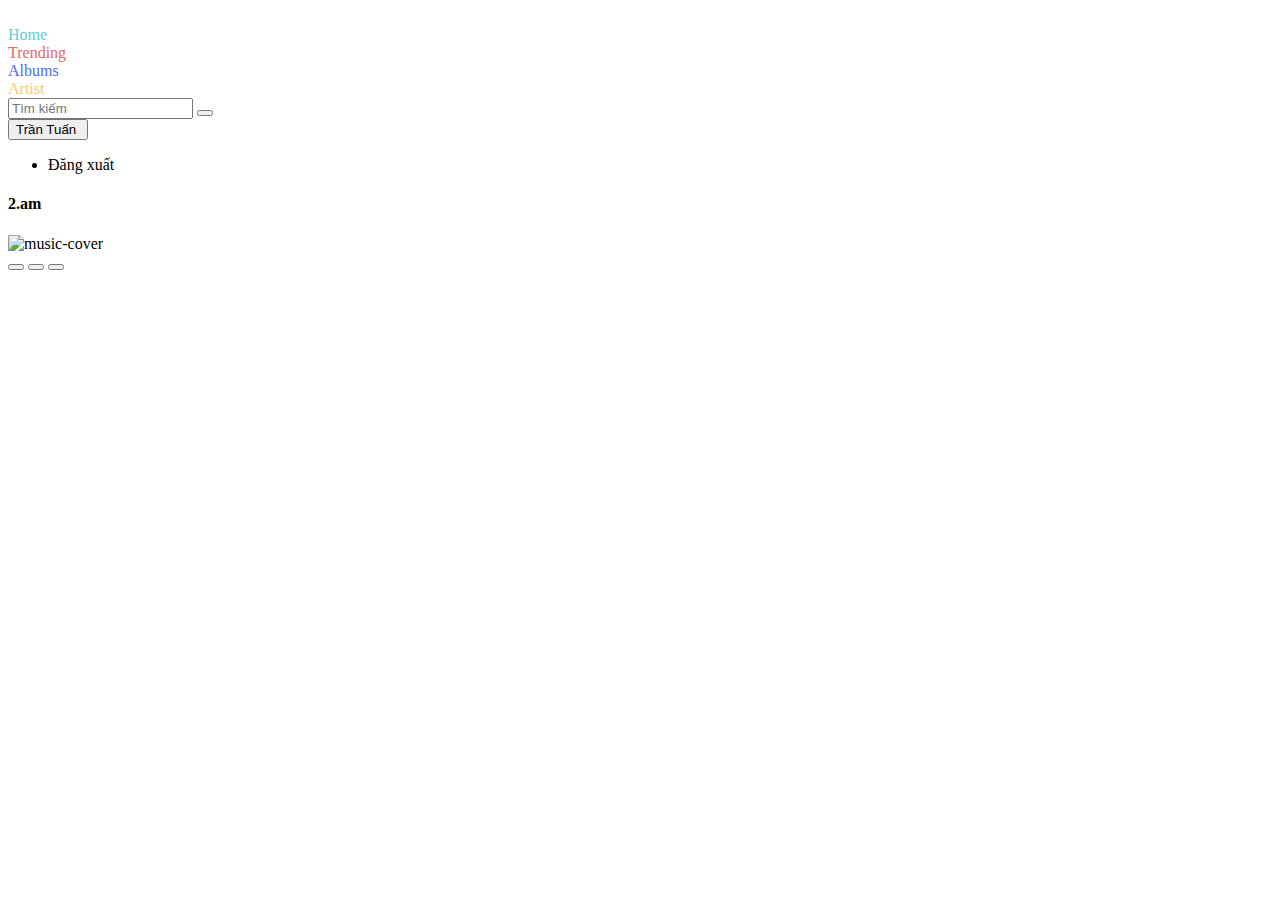
<file: src/main/resources/templates/music.html>
<!DOCTYPE html>
<html lang="en" xmlns:th="http://www.thymeleaf.org">
<head>
  <meta charset="UTF-8"/>
  <meta http-equiv="X-UA-Compatible" content="IE=edge"/>
  <meta name="viewport" content="width=device-width, initial-scale=1.0"/>
  <title>Document</title>
  <link rel="stylesheet" th:href="@{/css/index.css}"/>
  <link rel="stylesheet" th:href="@{/css/right-home.css}"/>
  <link rel="stylesheet" th:href="@{/css/music.css}"/>
  <link
          rel="stylesheet"
          th:href="@{https://cdn.jsdelivr.net/npm/bootstrap-icons@1.5.0/font/bootstrap-icons.css}"
  />
  <link
          rel="stylesheet"
          th:href="@{https://cdnjs.cloudflare.com/ajax/libs/font-awesome/5.10.2/css/all.min.css}"
  />
  <link
          rel="stylesheet"
          th:href="@{https://maxcdn.bootstrapcdn.com/bootstrap/3.4.1/css/bootstrap.min.css}"
  />
</head>
<body>
<!-- Phần left -->
<div class="sidebar-container">
  <div>
    <a th:href="@{/}">
      <img
              th:src="@{/image/1000_F_249327091_uhnpmetNHxjBYDmWdSxdRRN0maYOx0ei.jpg}"
              alt=""
              class="logo"
      />
    </a>
  </div>
  <div class="sidebar-body">
    <a th:href="@{/}">
      <div class="sidebar-item" style="color: #63cdda">
        <div><i class="bi bi-house"></i></div>
        <div>Home</div>
      </div>
    </a>
    <a th:href="@{/trending}">
      <div class="sidebar-item" style="color: #e66767">
        <div><i class="bi bi-arrow-up-right"></i></div>
        <div>Trending</div>
      </div>
    </a>
    <a th:href="@{/albums}">
      <div class="sidebar-item" style="color: #546de5">
        <div><i class="bi bi-journal-album"></i></div>
        <div>Albums</div>
      </div>
    </a>
    <a th:href="@{/artist}">
      <div class="sidebar-item" style="color: #f5cd79">
        <div><i class="bi bi-person"></i></div>
        <div>Artist</div>
      </div>
    </a>
  </div>
</div>
<!-- Phần left -->

<!-- Phần main -->
<div class="body-container">
  <div class="home-top">
    <div class="h-s">
      <form th:action="@{/music/search}" method="get" th:object="${request}">
        <div class="search">
          <input type="text" class="input-search" placeholder="Tìm kiếm" th:field="*{search}"/>
          <button class="btn-search" type="submit">
            <i class="bi bi-search"></i>
          </button>
        </div>
      </form>
    </div>

    <!-- Phần authen -->
    <div class="app-authen">
      <div class="dropdown">
        <button class="btn btn-primary dropdown-toggle" type="button" data-toggle="dropdown">
          <span>Trần Tuấn</span>
          <img th:src="@{/image/authen.png}" alt="" class="img-auth"/>
        </button>
        <ul class="dropdown-menu">
          <li><a th:href="@{/logout}">Đăng xuất</a></li>
        </ul>
      </div>
    </div>
  </div>

  <div class="main">
    <div class="sub-main">
      <div>
        <div>
          <div class="music-container" id="music-container">
            <div class="music-info">
              <h4 id="title" th:text="${song.nameSong}">2.am</h4>
              <div class="progress-container" id="progress-container">
                <div class="progress" id="progress"></div>
              </div>
            </div>

            <audio th:src="@{${'/mp3/' + song.linkSong}}" id="audio"></audio>

            <div class="img-container">
              <img th:src="@{${'/image/song/' + song.image}}" alt="music-cover" id="cover" class=""/>
            </div>
            <div class="navigation">
              <button id="prev" class="action-btn">
                <i class="fas fa-backward"></i>
              </button>
              <button id="play" class="action-btn action-btn-big">
                <i class="fas fa-play"></i>
              </button>
              <button id="next" class="action-btn">
                <i class="fas fa-forward"></i>
              </button>
            </div>
          </div>
        </div>
        <div class="music-title" th:text="${song.nameSong}"></div>
      </div>

      <div class="music-other">
        <div>
          <div class="music-other-list-name" th:text="'Các bài hát khác của ' + ${artist.name}"></div>
          <div class="trending-list">
            <!-- for -->
            <a th:href="@{${'/music/' + other.idSong}}" class="treding-it" th:each="other : ${others}">
              <div class="trending-item">
                <div class="trending-number">
                  <div>
                        <span class="top-number"
                        ><i class="bi bi-music-note-beamed"></i
                        ></span>
                  </div>
                  <div>
                    <img th:src="@{${'/image/song/' + other.image}}" alt="" class="trending-img" />
                  </div>
                </div>
                <div class="trending-name" th:text="${other.nameSong}"></div>
                <div class="trending-time" th:text="${other.countPlay}"></div>
              </div>
            </a>
            <!-- for -->
          </div>
        </div>
      </div>
    </div>
  </div>
</div>
<!-- Phần main -->
<script th:src="@{https://ajax.googleapis.com/ajax/libs/jquery/3.6.0/jquery.min.js}"></script>
<script th:src="@{https://maxcdn.bootstrapcdn.com/bootstrap/3.4.1/js/bootstrap.min.js}"></script>

<!--  jQuery 1.7+  -->
<script th:src="@{/plugins/jquery-3.6.1.min.js}"></script>

<script th:src="@{/js/music.js}"></script>
</body>
</html>
</file>
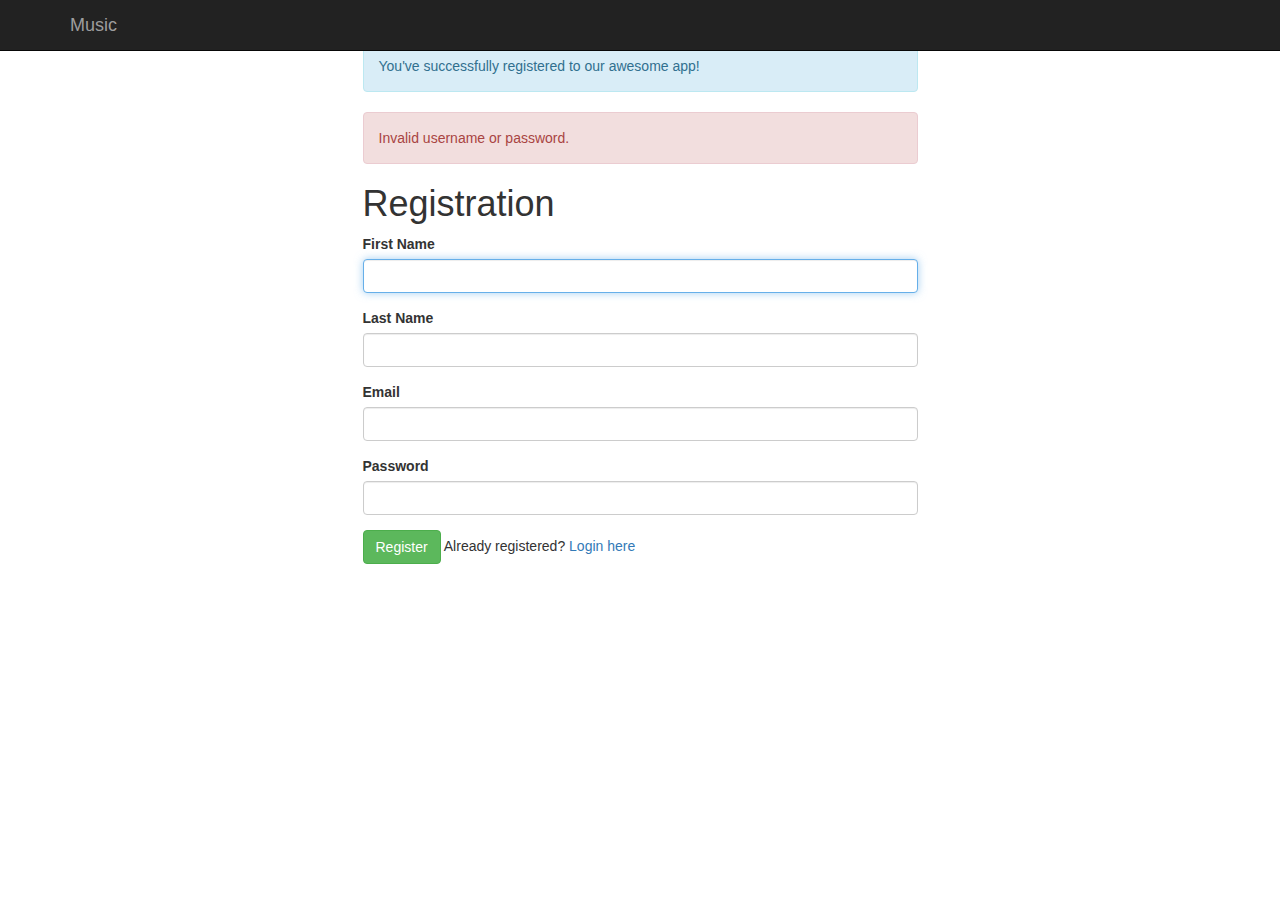
<file: src/main/resources/templates/register.html>
<!DOCTYPE html>
<html>
<head>
  <meta charset="ISO-8859-1">
  <title>Registration</title>
  <link rel="stylesheet"
        href="https://maxcdn.bootstrapcdn.com/bootstrap/3.3.7/css/bootstrap.min.css"
        integrity="sha384-BVYiiSIFeK1dGmJRAkycuHAHRg32OmUcww7on3RYdg4Va+PmSTsz/K68vbdEjh4u"
        crossorigin="anonymous">
</head>
<body>

<!-- create navigation bar ( header) -->
<nav class="navbar navbar-inverse navbar-fixed-top">
  <div class="container">
    <div class="navbar-header">
      <button type="button" class="navbar-toggle collapsed"
              data-toggle="collapse" data-target="#navbar" aria-expanded="false"
              aria-controls="navbar">
        <span class="sr-only">Toggle navigation</span> <span
              class="icon-bar"></span> <span class="icon-bar"></span> <span
              class="icon-bar"></span>
      </button>
      <a class="navbar-brand" href="#" th:href="@{/}">Music</a>
    </div>
  </div>
</nav>

<br>
<br>
<!-- Create HTML registration form -->
<div class="container">
  <div class="row">
    <div class="col-md-6 col-md-offset-3">

      <!-- success message -->
      <div th:if="${param.success}">
        <div class="alert alert-info">You've successfully registered
          to our awesome app!</div>
      </div>

      <!-- error message -->
      <div th:if="${param.error}">
        <div class="alert alert-danger">Invalid username or
          password.</div>
      </div>

      <h1>Registration</h1>

      <form th:action="@{/registration}" method="post" th:object="${user}">

        <div class="form-group">
          <label class="control-label" for="firstName"> First Name </label>
          <input id="firstName" class="form-control" th:field="*{firstName}"
                 required autofocus="autofocus" />
        </div>

        <div class="form-group">
          <label class="control-label" for="lastName"> Last Name </label> <input
                id="lastName" class="form-control" th:field="*{lastName}"
                required autofocus="autofocus" />
        </div>

        <div class="form-group">
          <label class="control-label" for="email"> Email </label> <input
                id="email" class="form-control" th:field="*{email}" required
                autofocus="autofocus" />
        </div>

        <div class="form-group">
          <label class="control-label" for="password"> Password </label> <input
                id="password" class="form-control" type="password"
                th:field="*{password}" required autofocus="autofocus" />
        </div>

        <div class="form-group">
          <button type="submit" class="btn btn-success">Register</button>
          <span>Already registered? <a href="/" th:href="@{/login}">Login
								here</a></span>
        </div>
      </form>
    </div>
  </div>
</div>
</body>
</html>
</file>
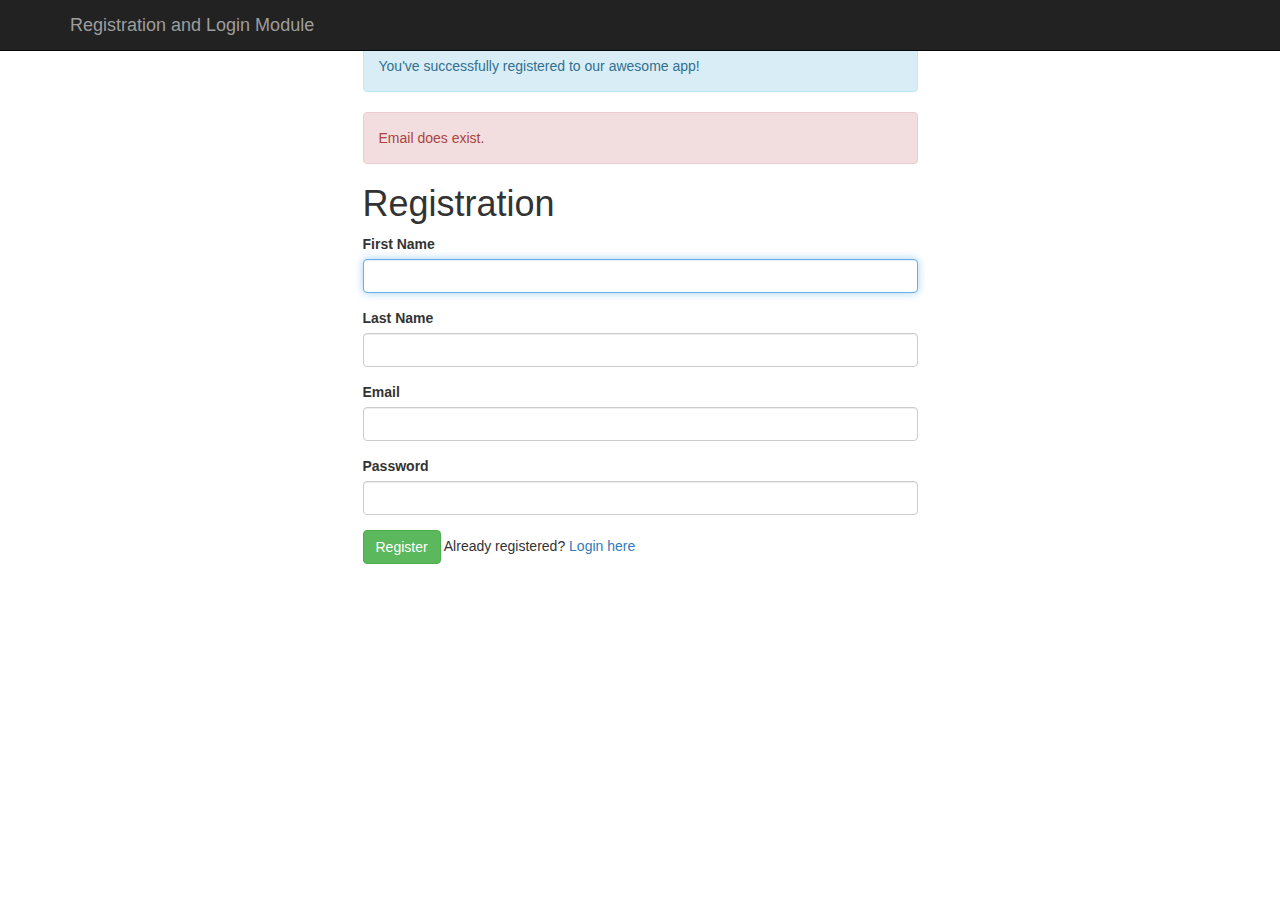
<file: src/main/resources/templates/registration.html>
<!DOCTYPE html>
<html>
<head>
  <meta charset="ISO-8859-1">
  <title>Registration</title>
  <link rel="stylesheet"
        href="https://maxcdn.bootstrapcdn.com/bootstrap/3.3.7/css/bootstrap.min.css"
        integrity="sha384-BVYiiSIFeK1dGmJRAkycuHAHRg32OmUcww7on3RYdg4Va+PmSTsz/K68vbdEjh4u"
        crossorigin="anonymous">
</head>
<body>

<!-- create navigation bar ( header) -->
<nav class="navbar navbar-inverse navbar-fixed-top">
  <div class="container">
    <div class="navbar-header">
      <button type="button" class="navbar-toggle collapsed"
              data-toggle="collapse" data-target="#navbar" aria-expanded="false"
              aria-controls="navbar">
        <span class="sr-only">Toggle navigation</span> <span
              class="icon-bar"></span> <span class="icon-bar"></span> <span
              class="icon-bar"></span>
      </button>
      <a class="navbar-brand" href="#" th:href="@{/}">Registration and
        Login Module</a>
    </div>
  </div>
</nav>

<br>
<br>
<!-- Create HTML registration form -->
<div class="container">
  <div class="row">
    <div class="col-md-6 col-md-offset-3">

      <!-- success message -->
      <div th:if="${param.success}">
        <div class="alert alert-info">You've successfully registered
          to our awesome app!</div>
      </div>
      <div th:if="${param.error}" class="alert alert-danger">
        Email does exist.
      </div>

      <h1>Registration</h1>

      <form th:action="@{/registration}" method="post" th:object="${user}">
        <div class="form-group">
          <label class="control-label" for="firstName"> First Name </label>
          <input id="firstName" class="form-control" th:field="*{firstName}"
                 required autofocus="autofocus" />
        </div>

        <div class="form-group">
          <label class="control-label" for="lastName"> Last Name </label> <input
                id="lastName" class="form-control" th:field="*{lastName}"
                required autofocus="autofocus" />
        </div>

        <div class="form-group">
          <label class="control-label" for="email"> Email </label> <input
                id="email" class="form-control" th:field="*{email}" required
                autofocus="autofocus" />
        </div>

        <div class="form-group">
          <label class="control-label" for="password"> Password </label> <input
                id="password" class="form-control" type="password"
                th:field="*{password}" required autofocus="autofocus" />
        </div>

        <div class="form-group">
          <button type="submit" class="btn btn-success">Register</button>
          <span>Already registered? <a href="/" th:href="@{/login}">Login
								here</a></span>
        </div>
      </form>
    </div>
  </div>
</div>
</body>
</html>
</file>
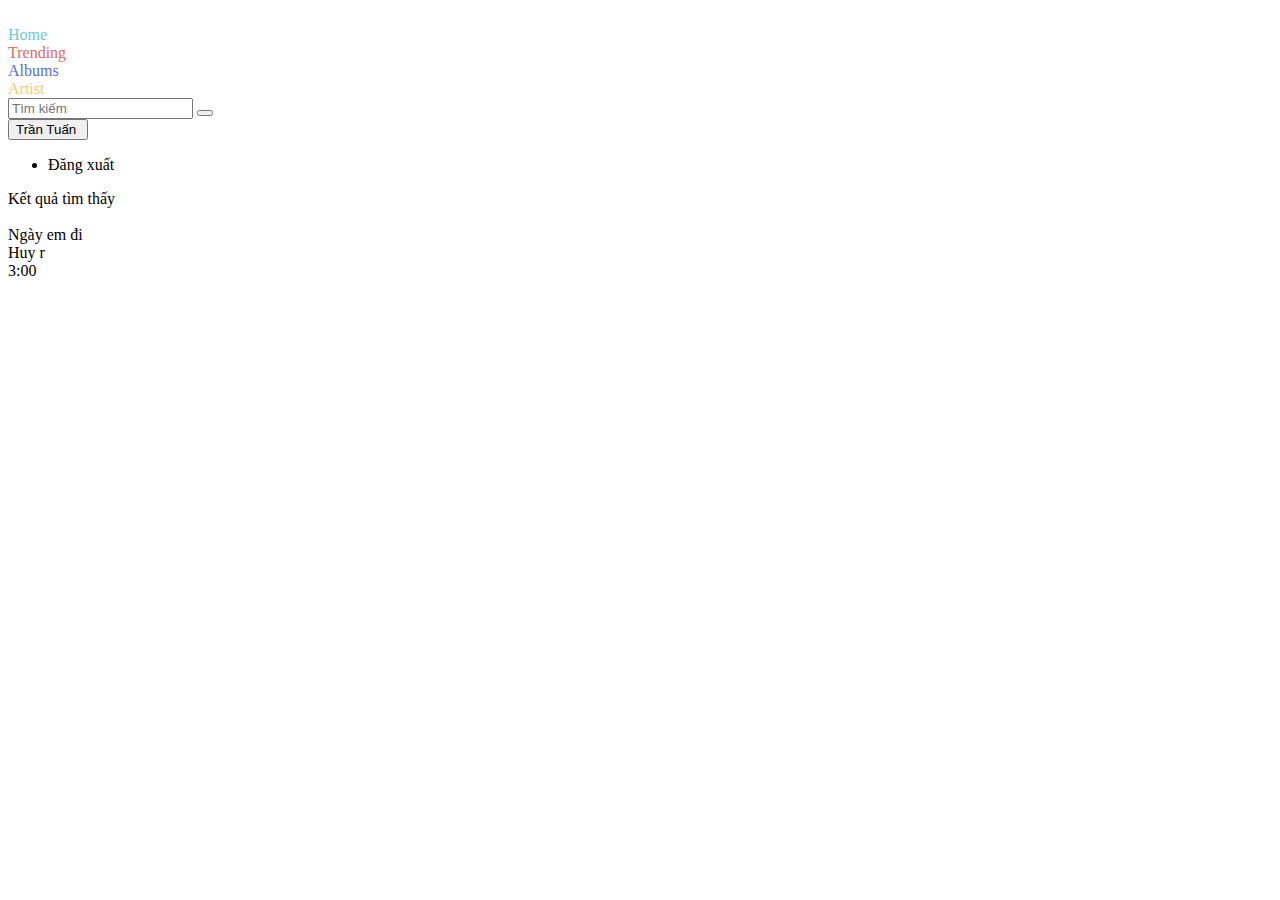
<file: src/main/resources/templates/search.html>
<!DOCTYPE html>
<html lang="en" xmlns:th="http://www.thymeleaf.org">
<head>
    <meta charset="UTF-8"/>
    <meta http-equiv="X-UA-Compatible" content="IE=edge"/>
    <meta name="viewport" content="width=device-width, initial-scale=1.0"/>
    <title>Document</title>
    <link rel="stylesheet" th:href="@{/css/search.css}"/>
    <link rel="stylesheet" th:href="@{/css/right-home.css}"/>
    <link rel="stylesheet" th:href="@{/css/index.css}"/>
    <link
            rel="stylesheet"
            th:href="@{https://cdn.jsdelivr.net/npm/bootstrap-icons@1.5.0/font/bootstrap-icons.css}"
    />
    <link
            rel="stylesheet"
            th:href="@{https://maxcdn.bootstrapcdn.com/bootstrap/3.4.1/css/bootstrap.min.css}"
    />
    <script th:src="@{https://ajax.googleapis.com/ajax/libs/jquery/3.6.0/jquery.min.js}"></script>
    <script th:src="@{https://maxcdn.bootstrapcdn.com/bootstrap/3.4.1/js/bootstrap.min.js}"></script>

    <!-- Important Owl stylesheet -->
    <link rel="stylesheet" th:href="@{/plugins/OwlCarousel2-2.3.4/dist/assets/owl.carousel.css}"/>

    <!-- Default Theme -->
    <link rel="stylesheet" th:href="@{/plugins/OwlCarousel2-2.3.4/dist/assets/owl.theme.green.css}"/>
</head>
<body>
<!-- Phần left -->
<div class="sidebar-container">
    <div>
        <a th:href="@{/}">
            <img
                    th:src="@{/image/1000_F_249327091_uhnpmetNHxjBYDmWdSxdRRN0maYOx0ei.jpg}"
                    alt=""
                    class="logo"
            />
        </a>
    </div>
    <div class="sidebar-body">
        <a th:href="@{/}">
            <div class="sidebar-item" style="color: #63cdda">
                <div><i class="bi bi-house"></i></div>
                <div>Home</div>
            </div>
        </a>
        <a th:href="@{/trending}">
            <div class="sidebar-item" style="color: #e66767">
                <div><i class="bi bi-arrow-up-right"></i></div>
                <div>Trending</div>
            </div>
        </a>
        <a th:href="@{/albums}">
            <div class="sidebar-item" style="color: #546de5">
                <div><i class="bi bi-journal-album"></i></div>
                <div>Albums</div>
            </div>
        </a>
        <a th:href="@{/artist}">
            <div class="sidebar-item" style="color: #f5cd79">
                <div><i class="bi bi-person"></i></div>
                <div>Artist</div>
            </div>
        </a>
    </div>
</div>
<!-- Phần left -->

<!-- Phần main -->
<div class="body-container">
    <div class="home-top">
        <div class="h-s">
            <form th:action="@{/music/search}" method="get" th:object="${request}">
                <div class="search">
                    <input type="text" class="input-search" placeholder="Tìm kiếm" th:field="*{search}"/>
                    <button class="btn-search" type="submit">
                        <i class="bi bi-search"></i>
                    </button>
                </div>
            </form>
        </div>

        <!-- Phần authen -->
        <div class="app-authen">
            <div class="dropdown">
                <button class="btn btn-primary dropdown-toggle" type="button" data-toggle="dropdown">
                    <span>Trần Tuấn</span>
                    <img th:src="@{./image/authen.png}" alt="" class="img-auth"/>
                </button>
                <ul class="dropdown-menu">
                    <li><a th:href="@{/logout}">Đăng xuất</a></li>
                </ul>
            </div>
        </div>
    </div>

    <div class="main">
        <div class="main-block">
            <div class="main-block-title">
                <div>Kết quả tìm thấy</div>
            </div>
            <div class="main-block-list-item">
                <div class="row">
                    <!-- for 1-->
                    <div class="col-md-6" th:each="song : ${songs}">
                        <a th:href="@{${'/music/' + song.idSong}}">
                            <div class="main-item">
                                <div class="main-item-title">
                                    <div class="search-icon">
                                        <span><i class="bi bi-music-note-beamed"></i></span>
                                    </div>
                                    <div class="main-item-title-info">
                                        <div>
                                            <img
                                                    th:src="@{${'/image/song/' + song.image}}"
                                                    alt=""
                                                    class="search-img"
                                            />
                                        </div>
                                        <div class="search-info">
                                            <div class="search-name" th:text="${song.nameSong}">Ngày em đi</div>
                                            <div class="search-artist" th:text="${song.artist}">Huy r</div>
                                        </div>
                                    </div>
                                </div>
                                <div class="main-item-time" th:text="${song.countPlay}">3:00</div>
                            </div>
                        </a>
                    </div>
                    <!-- for 1-->
                </div>
            </div>
        </div>
    </div>
</div>
<!-- Phần main -->
</body>
</html>
</file>
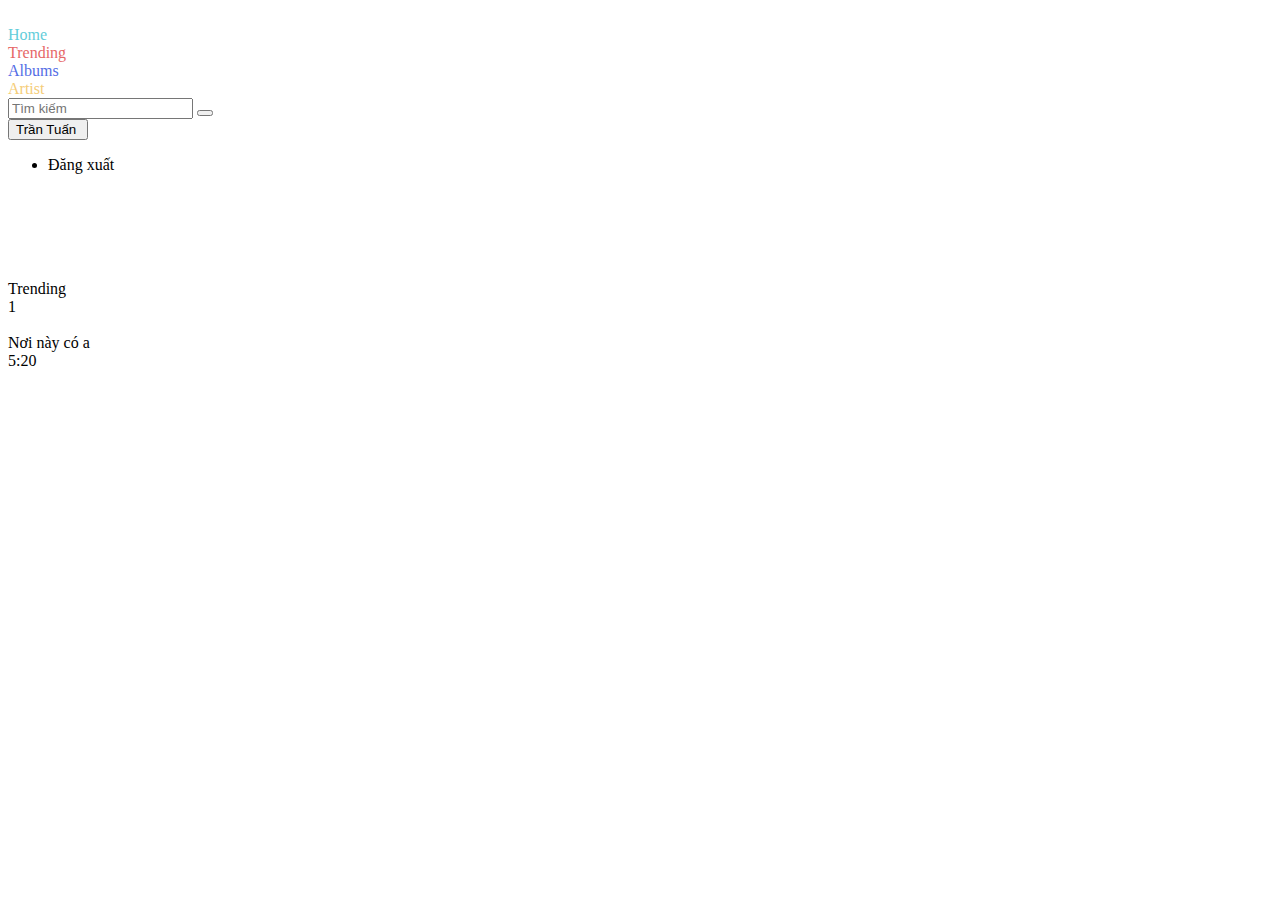
<file: src/main/resources/templates/trending.html>
<!DOCTYPE html>
<html lang="en" xmlns:th="http://www.thymeleaf.org">
<head>
  <meta charset="UTF-8"/>
  <meta http-equiv="X-UA-Compatible" content="IE=edge"/>
  <meta name="viewport" content="width=device-width, initial-scale=1.0"/>
  <title>Document</title>
  <link rel="stylesheet" th:href="@{/css/index.css}"/>
  <link rel="stylesheet" th:href="@{/css/right-home.css}"/>
  <link rel="stylesheet" th:href="@{/css/trending.css}"/>
  <link
          rel="stylesheet"
          th:href="@{https://cdn.jsdelivr.net/npm/bootstrap-icons@1.5.0/font/bootstrap-icons.css}"
  />
  <link
          rel="stylesheet"
          th:href="@{https://maxcdn.bootstrapcdn.com/bootstrap/3.4.1/css/bootstrap.min.css}"
  />
  <script th:src="@{https://ajax.googleapis.com/ajax/libs/jquery/3.6.0/jquery.min.js}"></script>
  <script th:src="@{https://maxcdn.bootstrapcdn.com/bootstrap/3.4.1/js/bootstrap.min.js}"></script>

  <!-- Important Owl stylesheet -->
  <link rel="stylesheet" th:href="@{plugins/OwlCarousel2-2.3.4/dist/assets/owl.carousel.css}"/>

  <!-- Default Theme -->
  <link rel="stylesheet" th:href="@{plugins/OwlCarousel2-2.3.4/dist/assets/owl.theme.green.css}"/>

  <!--  jQuery 1.7+  -->
  <script th:src="@{plugins/jquery-3.6.1.min.js}"></script>

  <!-- Include js plugin -->
  <script th:src="@{plugins/OwlCarousel2-2.3.4/dist/owl.carousel.js}"></script>

  <script th:src="@{js/owl.js}"></script>
</head>
<body>
<!-- Phần left -->
<div class="sidebar-container">
  <div>
    <a th:href="@{/}">
      <img
              th:src="@{/image/1000_F_249327091_uhnpmetNHxjBYDmWdSxdRRN0maYOx0ei.jpg}"
              alt=""
              class="logo"
      />
    </a>
  </div>
  <div class="sidebar-body">
    <a th:href="@{/}">
      <div class="sidebar-item" style="color: #63cdda">
        <div><i class="bi bi-house"></i></div>
        <div>Home</div>
      </div>
    </a>
    <a th:href="@{/trending}">
      <div class="sidebar-item active" style="color: #e66767">
        <div><i class="bi bi-arrow-up-right"></i></div>
        <div>Trending</div>
      </div>
    </a>
    <a th:href="@{/albums}">
      <div class="sidebar-item" style="color: #546de5">
        <div><i class="bi bi-journal-album"></i></div>
        <div>Albums</div>
      </div>
    </a>
    <a th:href="@{/artist}">
      <div class="sidebar-item" style="color: #f5cd79">
        <div><i class="bi bi-person"></i></div>
        <div>Artist</div>
      </div>
    </a>
  </div>
</div>
<!-- Phần left -->

<!-- Phần main -->
<div class="body-container">
  <div class="home-top">
    <div class="h-s">
      <form th:action="@{/music/search}" method="get" th:object="${request}">
        <div class="search">
          <input type="text" class="input-search" placeholder="Tìm kiếm" th:field="*{search}"/>
          <button class="btn-search" type="submit">
            <i class="bi bi-search"></i>
          </button>
        </div>
      </form>
    </div>

    <!-- Phần authen -->
    <div class="app-authen">
      <div class="dropdown">
        <button class="btn btn-primary dropdown-toggle" type="button" data-toggle="dropdown">
          <span>Trần Tuấn</span>
          <img th:src="@{./image/authen.png}" alt="" class="img-auth"/>
        </button>
        <ul class="dropdown-menu">
          <li><a th:href="@{/logout}">Đăng xuất</a></li>
        </ul>
      </div>
    </div>
  </div>

  <div class="main">
    <div>
      <div id="owl-example" class="owl-carousel">
        <div class="item"><img th:src="@{image/owl4.jpg}" class="slide-img" alt=""/></div>
        <div class="item"><img th:src="@{image/owl5.jpg}" class="slide-img" alt=""/></div>
        <div class="item"><img th:src="@{image/owl6.jpg}" class="slide-img" alt=""/></div>
        <div class="item"><img th:src="@{image/owl7.jpg}" class="slide-img" alt=""/></div>
        <div class="item"><img th:src="@{image/owl8.jpg}" class="slide-img" alt=""/></div>
      </div>
    </div>

    <div class="main-trending">
      <div class="trending-title">Trending</div>
      <div class="trending-list">
        <!-- for -->
        <a th:href="@{${'/music/' + trending.idSong}}" class="treding-it" th:each="trending : ${trendings}">
          <div class="trending-item">
            <div class="trending-number">
              <div><span class="top-number" th:text="${trendingStat.index + 1}">1</span></div>
              <div>
                <img th:src="@{${'/image/song/' + trending.image}}" alt="" class="trending-img" />
              </div>
            </div>
            <div class="trending-name" th:text="${trending.nameSong}">Nơi này có a</div>
            <div class="trending-time" th:text="${trending.countPlay}">5:20</div>
          </div>
        </a>
        <!-- for -->
      </div>
    </div>
  </div>
</div>
<!-- Phần main -->

<script th:src="@{/js/trending.js}"></script>
</body>
</html>
</file>
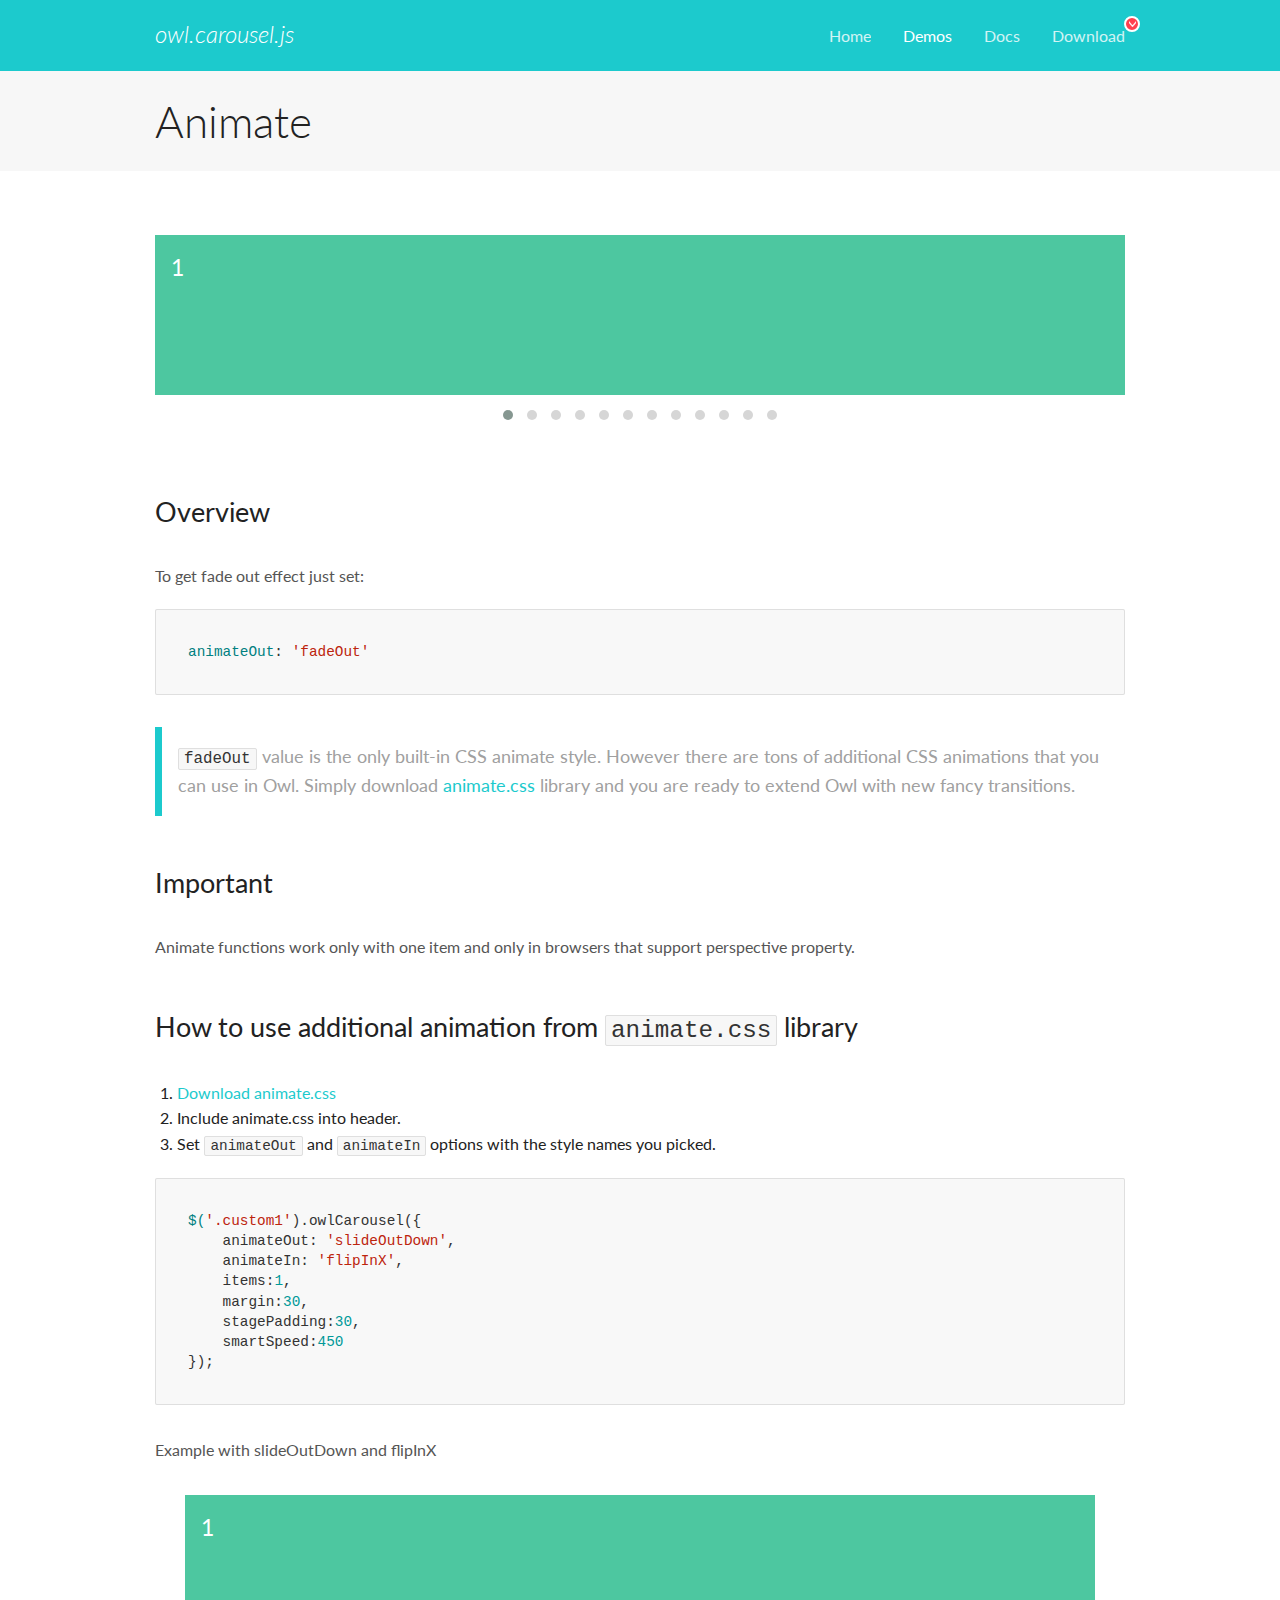
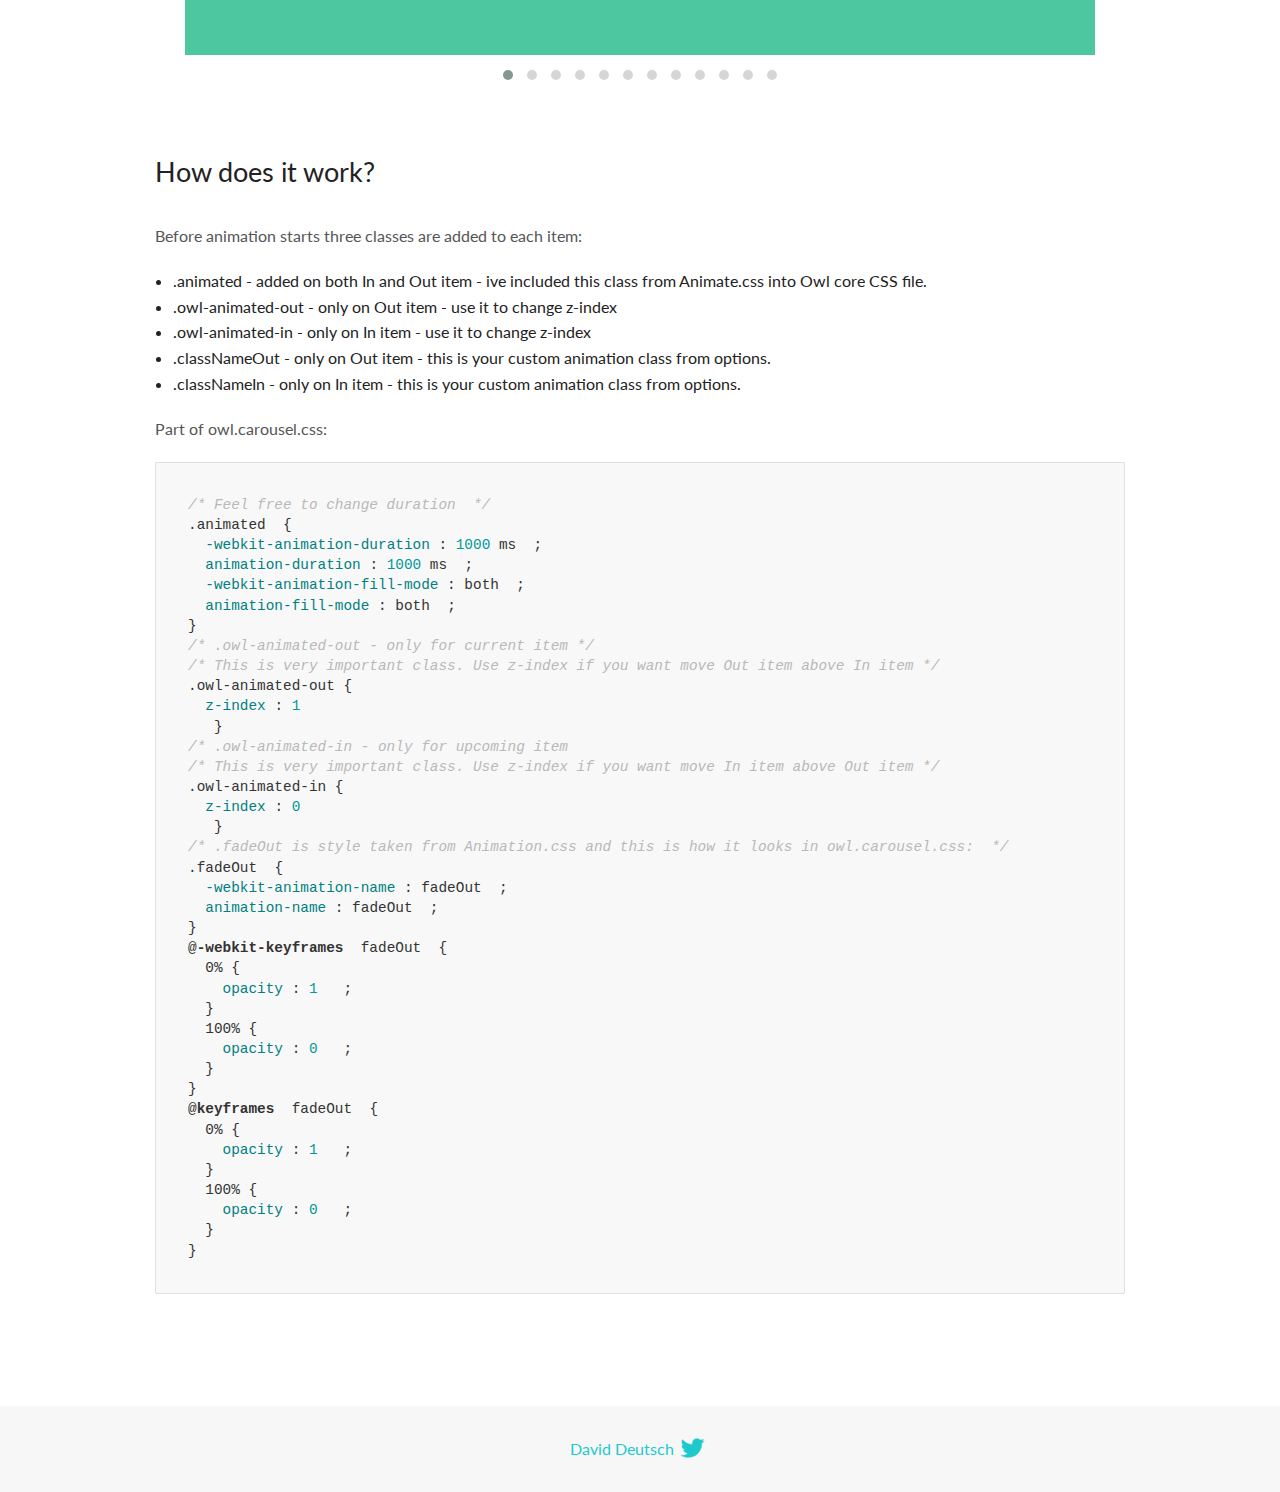
<file: src/main/resources/static/plugins/OwlCarousel2-2.3.4/docs/demos/animate.html>
<!DOCTYPE html>
<html lang="en">
  <head>

    <!-- head -->
    <meta charset="utf-8">
    <meta name="msapplication-tap-highlight" content="no" />
    <meta name="viewport" content="width=device-width, initial-scale=1.0" />
    <meta name="description" content="Animate carousel">
    <meta name="author" content="David Deutsch">
    <title>
      Animate Demo | Owl Carousel | 2.3.4
    </title>

    <!-- Stylesheets -->
    <link href='https://fonts.googleapis.com/css?family=Lato:300,400,700,400italic,300italic' rel='stylesheet' type='text/css'>
    <link rel="stylesheet" href="../assets/css/docs.theme.min.css">

    <!-- Owl Stylesheets -->
    <link rel="stylesheet" href="../assets/owlcarousel/assets/owl.carousel.min.css">
    <link rel="stylesheet" href="../assets/owlcarousel/assets/owl.theme.default.min.css">

    <!-- HTML5 shim and Respond.js IE8 support of HTML5 elements and media queries -->

    <!--[if lt IE 9]>
      <script src="https://oss.maxcdn.com/libs/html5shiv/3.7.0/html5shiv.js"></script>
      <script src="https://oss.maxcdn.com/libs/respond.js/1.3.0/respond.min.js"></script>
    <![endif]-->

    <!-- Favicons -->
    <link rel="apple-touch-icon-precomposed" sizes="144x144" href="../assets/ico/apple-touch-icon-144-precomposed.png">
    <link rel="shortcut icon" href="../assets/ico/favicon.png">
    <link rel="shortcut icon" href="favicon.ico">

    <!-- Yeah i know js should not be in header. Its required for demos.-->

    <!-- javascript -->
    <script src="../assets/vendors/jquery.min.js"></script>
    <script src="../assets/owlcarousel/owl.carousel.js"></script>
  </head>
  <body>

    <!-- header -->
    <header class="header">
      <div class="row">
        <div class="large-12 columns">
          <div class="brand left">
            <h3>
              <a href="/OwlCarousel2/">owl.carousel.js</a> 
            </h3>
          </div>
          <a id="toggle-nav" class="right">
            <span></span> <span></span> <span></span> 
          </a> 
          <div class="nav-bar">
            <ul class="clearfix">
              <li> <a href="/OwlCarousel2/index.html">Home</a>  </li>
              <li class="active">
                <a href="/OwlCarousel2/demos/demos.html">Demos</a> 
              </li>
              <li> <a href="/OwlCarousel2/docs/started-welcome.html">Docs</a>  </li>
              <li>
                <a href="https://github.com/OwlCarousel2/OwlCarousel2/archive/2.3.4.zip">Download</a> 
                <span class="download"></span> 
              </li>
            </ul>
          </div>
        </div>
      </div>
    </header>

    <!-- title -->
    <section class="title">
      <div class="row">
        <div class="large-12 columns">
          <h1>Animate</h1>
        </div>
      </div>
    </section>

    <!--  Demos -->
    <section id="demos">
      <div class="row">
        <div class="large-12 columns">
          <div class="fadeOut owl-carousel owl-theme">
            <div class="item">
              <h4>1</h4>
            </div>
            <div class="item">
              <h4>2</h4>
            </div>
            <div class="item">
              <h4>3</h4>
            </div>
            <div class="item">
              <h4>4</h4>
            </div>
            <div class="item">
              <h4>5</h4>
            </div>
            <div class="item">
              <h4>6</h4>
            </div>
            <div class="item">
              <h4>7</h4>
            </div>
            <div class="item">
              <h4>8</h4>
            </div>
            <div class="item">
              <h4>9</h4>
            </div>
            <div class="item">
              <h4>10</h4>
            </div>
            <div class="item">
              <h4>11</h4>
            </div>
            <div class="item">
              <h4>12</h4>
            </div>
          </div>
          <h3 id="overview">Overview</h3>
          <p>To get fade out effect just set:</p>
          <pre><code>animateOut: &#39;fadeOut&#39;</code></pre>
          <blockquote>
            <p><code>fadeOut</code> value is the only built-in CSS animate style. However there are tons of additional CSS animations that you can use in Owl. Simply download
              <a href="https://daneden.github.io/animate.css/">animate.css</a>  library and you are ready to extend Owl with new fancy transitions.</p>
          </blockquote>
          <h3 id="important">Important</h3>
          <p>Animate functions work only with one item and only in browsers that support perspective property.</p>
          <h3 id="how-to-use-additional-animation-from-animate-css-library">How to use additional animation from <code>animate.css</code> library</h3>
          <ol>
            <li> <a href="https://daneden.github.io/animate.css/">Download animate.css</a>  </li>
            <li>Include animate.css into header.</li>
            <li>Set <code>animateOut</code> and <code>animateIn</code> options with the style names you picked.</li>
          </ol>
          <pre><code>$(&#39;.custom1&#39;).owlCarousel({
    animateOut: &#39;slideOutDown&#39;,
    animateIn: &#39;flipInX&#39;,
    items:1,
    margin:30,
    stagePadding:30,
    smartSpeed:450
});</code></pre>
          <p>Example with slideOutDown and flipInX</p>
          <div class="custom1 owl-carousel owl-theme">
            <div class="item">
              <h4>1</h4>
            </div>
            <div class="item">
              <h4>2</h4>
            </div>
            <div class="item">
              <h4>3</h4>
            </div>
            <div class="item">
              <h4>4</h4>
            </div>
            <div class="item">
              <h4>5</h4>
            </div>
            <div class="item">
              <h4>6</h4>
            </div>
            <div class="item">
              <h4>7</h4>
            </div>
            <div class="item">
              <h4>8</h4>
            </div>
            <div class="item">
              <h4>9</h4>
            </div>
            <div class="item">
              <h4>10</h4>
            </div>
            <div class="item">
              <h4>11</h4>
            </div>
            <div class="item">
              <h4>12</h4>
            </div>
          </div>
          <h3 id="how-does-it-work-">How does it work?</h3>
          <p>Before animation starts three classes are added to each item:</p>
          <ul>
            <li>.animated - added on both In and Out item - ive included this class from Animate.css into Owl core CSS file.</li>
            <li>.owl-animated-out - only on Out item - use it to change z-index</li>
            <li>.owl-animated-in - only on In item - use it to change z-index</li>
            <li>.classNameOut - only on Out item - this is your custom animation class from options.</li>
            <li>.classNameIn - only on In item - this is your custom animation class from options.</li>
          </ul>
          <p>Part of owl.carousel.css:</p>
          <pre><code class="language-css"><span class="comment">/* Feel free to change duration  */</span> 
<span class="class">.animated</span>  <span class="rules">{
  <span class="rule"><span class="attribute">-webkit-animation-duration</span> :<span class="value"> <span class="number">1000</span> ms</span> </span> ;
  <span class="rule"><span class="attribute">animation-duration</span> :<span class="value"> <span class="number">1000</span> ms</span> </span> ;
  <span class="rule"><span class="attribute">-webkit-animation-fill-mode</span> :<span class="value"> both</span> </span> ;
  <span class="rule"><span class="attribute">animation-fill-mode</span> :<span class="value"> both</span> </span> ;
<span class="rule">}</span> </span> 
<span class="comment">/* .owl-animated-out - only for current item */</span> 
<span class="comment">/* This is very important class. Use z-index if you want move Out item above In item */</span> 
<span class="class">.owl-animated-out</span> <span class="rules">{
  <span class="rule"><span class="attribute">z-index</span> :<span class="value"> <span class="number">1</span> 
</span> </span> </span> }
<span class="comment">/* .owl-animated-in - only for upcoming item
/* This is very important class. Use z-index if you want move In item above Out item */</span> 
<span class="class">.owl-animated-in</span> <span class="rules">{
  <span class="rule"><span class="attribute">z-index</span> :<span class="value"> <span class="number">0</span> 
</span> </span> </span> }
<span class="comment">/* .fadeOut is style taken from Animation.css and this is how it looks in owl.carousel.css:  */</span> 
<span class="class">.fadeOut</span>  <span class="rules">{
  <span class="rule"><span class="attribute">-webkit-animation-name</span> :<span class="value"> fadeOut</span> </span> ;
  <span class="rule"><span class="attribute">animation-name</span> :<span class="value"> fadeOut</span> </span> ;
<span class="rule">}</span> </span> 
<span class="at_rule">@<span class="keyword">-webkit-keyframes</span>  fadeOut </span> {
  0% <span class="rules">{
    <span class="rule"><span class="attribute">opacity</span> :<span class="value"> <span class="number">1</span> </span> </span> ;
  <span class="rule">}</span> </span> 
  100% <span class="rules">{
    <span class="rule"><span class="attribute">opacity</span> :<span class="value"> <span class="number">0</span> </span> </span> ;
  <span class="rule">}</span> </span> 
}
<span class="at_rule">@<span class="keyword">keyframes</span>  fadeOut </span> {
  0% <span class="rules">{
    <span class="rule"><span class="attribute">opacity</span> :<span class="value"> <span class="number">1</span> </span> </span> ;
  <span class="rule">}</span> </span> 
  100% <span class="rules">{
    <span class="rule"><span class="attribute">opacity</span> :<span class="value"> <span class="number">0</span> </span> </span> ;
  <span class="rule">}</span> </span> 
}</code></pre>
          <link rel="stylesheet" href="../assets/css/animate.css">
          <script>
            jQuery(document).ready(function($) {
              $('.fadeOut').owlCarousel({
                items: 1,
                animateOut: 'fadeOut',
                loop: true,
                margin: 10,
              });
              $('.custom1').owlCarousel({
                animateOut: 'slideOutDown',
                animateIn: 'flipInX',
                items: 1,
                margin: 30,
                stagePadding: 30,
                smartSpeed: 450
              });
            });
          </script>
        </div>
      </div>
    </section>

    <!-- footer -->
    <footer class="footer">
      <div class="row">
        <div class="large-12 columns">
          <h5>
            <a href="/OwlCarousel2/docs/support-contact.html">David Deutsch</a> 
            <a id="custom-tweet-button" href="https://twitter.com/share?url=https://github.com/OwlCarousel2/OwlCarousel2&text=Owl Carousel - This is so awesome! " target="_blank"></a> 
          </h5>
        </div>
      </div>
    </footer>

    <!-- vendors -->
    <script src="../assets/vendors/highlight.js"></script>
    <script src="../assets/js/app.js"></script>
  </body>
</html>
</file>
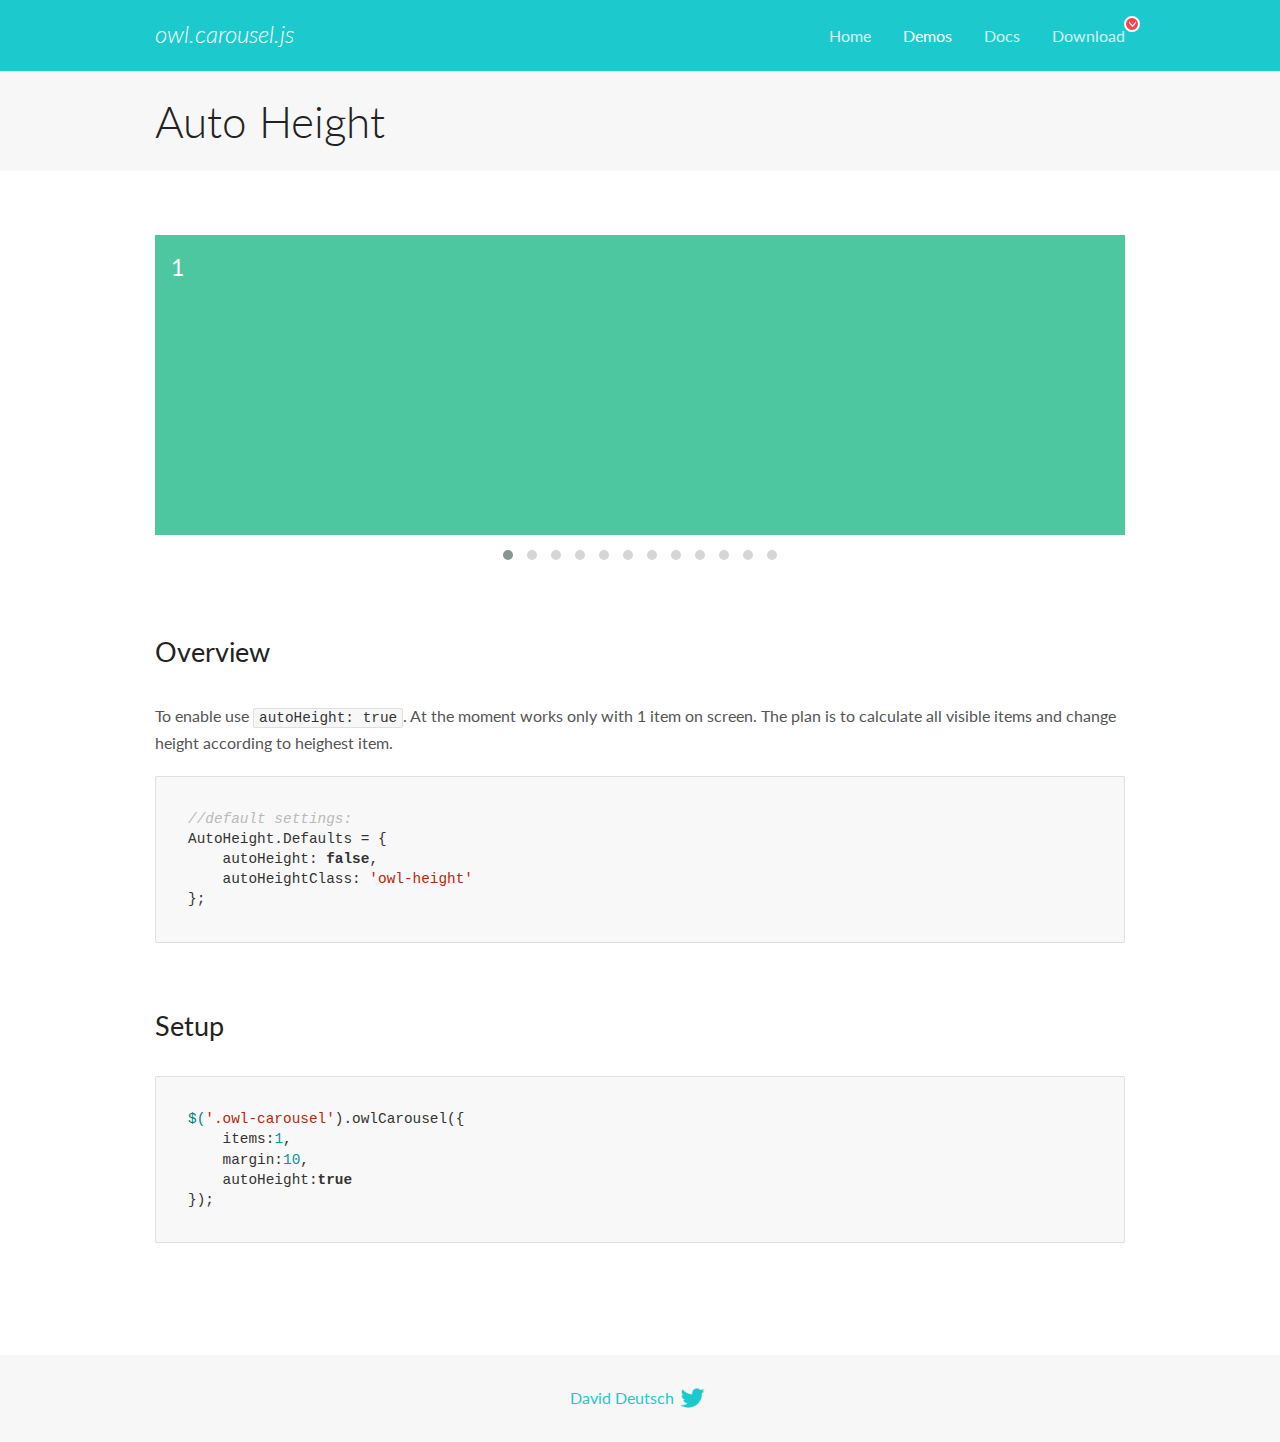
<file: src/main/resources/static/plugins/OwlCarousel2-2.3.4/docs/demos/autoheight.html>
<!DOCTYPE html>
<html lang="en">
  <head>

    <!-- head -->
    <meta charset="utf-8">
    <meta name="msapplication-tap-highlight" content="no" />
    <meta name="viewport" content="width=device-width, initial-scale=1.0" />
    <meta name="description" content="autoHeight usage demo">
    <meta name="author" content="David Deutsch">
    <title>
      Auto Height Demo | Owl Carousel | 2.3.4
    </title>

    <!-- Stylesheets -->
    <link href='https://fonts.googleapis.com/css?family=Lato:300,400,700,400italic,300italic' rel='stylesheet' type='text/css'>
    <link rel="stylesheet" href="../assets/css/docs.theme.min.css">

    <!-- Owl Stylesheets -->
    <link rel="stylesheet" href="../assets/owlcarousel/assets/owl.carousel.min.css">
    <link rel="stylesheet" href="../assets/owlcarousel/assets/owl.theme.default.min.css">

    <!-- HTML5 shim and Respond.js IE8 support of HTML5 elements and media queries -->

    <!--[if lt IE 9]>
      <script src="https://oss.maxcdn.com/libs/html5shiv/3.7.0/html5shiv.js"></script>
      <script src="https://oss.maxcdn.com/libs/respond.js/1.3.0/respond.min.js"></script>
    <![endif]-->

    <!-- Favicons -->
    <link rel="apple-touch-icon-precomposed" sizes="144x144" href="../assets/ico/apple-touch-icon-144-precomposed.png">
    <link rel="shortcut icon" href="../assets/ico/favicon.png">
    <link rel="shortcut icon" href="favicon.ico">

    <!-- Yeah i know js should not be in header. Its required for demos.-->

    <!-- javascript -->
    <script src="../assets/vendors/jquery.min.js"></script>
    <script src="../assets/owlcarousel/owl.carousel.js"></script>
  </head>
  <body>

    <!-- header -->
    <header class="header">
      <div class="row">
        <div class="large-12 columns">
          <div class="brand left">
            <h3>
              <a href="/OwlCarousel2/">owl.carousel.js</a> 
            </h3>
          </div>
          <a id="toggle-nav" class="right">
            <span></span> <span></span> <span></span> 
          </a> 
          <div class="nav-bar">
            <ul class="clearfix">
              <li> <a href="/OwlCarousel2/index.html">Home</a>  </li>
              <li class="active">
                <a href="/OwlCarousel2/demos/demos.html">Demos</a> 
              </li>
              <li> <a href="/OwlCarousel2/docs/started-welcome.html">Docs</a>  </li>
              <li>
                <a href="https://github.com/OwlCarousel2/OwlCarousel2/archive/2.3.4.zip">Download</a> 
                <span class="download"></span> 
              </li>
            </ul>
          </div>
        </div>
      </div>
    </header>

    <!-- title -->
    <section class="title">
      <div class="row">
        <div class="large-12 columns">
          <h1>Auto Height</h1>
        </div>
      </div>
    </section>

    <!--  Demos -->
    <section id="demos">
      <div class="row">
        <div class="large-12 columns">
          <div class="owl-carousel owl-theme">
            <div class="item" style="height:300px">
              <h4>1</h4>
            </div>
            <div class="item" style="height:100px">
              <h4>2</h4>
            </div>
            <div class="item" style="height:500px">
              <h4>3</h4>
            </div>
            <div class="item" style="height:250px">
              <h4>4</h4>
            </div>
            <div class="item" style="height:400px">
              <h4>5</h4>
            </div>
            <div class="item" style="height:500px">
              <h4>6</h4>
            </div>
            <div class="item" style="height:600px">
              <h4>7</h4>
            </div>
            <div class="item" style="height:400px">
              <h4>8</h4>
            </div>
            <div class="item" style="height:300px">
              <h4>9</h4>
            </div>
            <div class="item" style="height:350px">
              <h4>10</h4>
            </div>
            <div class="item" style="height:200px">
              <h4>11</h4>
            </div>
            <div class="item" style="height:150px">
              <h4>12</h4>
            </div>
          </div>
          <h3 id="overview">Overview</h3>
          <p>To enable use <code>autoHeight: true</code>. At the moment works only with 1 item on screen. The plan is to calculate all visible items and change height according to heighest item.</p>
          <pre><code>//default settings:
AutoHeight.Defaults = {
    autoHeight: false,
    autoHeightClass: &#39;owl-height&#39;
};</code></pre>
          <h3 id="setup">Setup</h3>
          <pre><code>$(&#39;.owl-carousel&#39;).owlCarousel({
    items:1,
    margin:10,
    autoHeight:true
});</code></pre>
          <script>
            $(document).ready(function() {
              $('.owl-carousel').owlCarousel({
                items: 1,
                margin: 10,
                autoHeight: true
              });
            })
          </script>
        </div>
      </div>
    </section>

    <!-- footer -->
    <footer class="footer">
      <div class="row">
        <div class="large-12 columns">
          <h5>
            <a href="/OwlCarousel2/docs/support-contact.html">David Deutsch</a> 
            <a id="custom-tweet-button" href="https://twitter.com/share?url=https://github.com/OwlCarousel2/OwlCarousel2&text=Owl Carousel - This is so awesome! " target="_blank"></a> 
          </h5>
        </div>
      </div>
    </footer>

    <!-- vendors -->
    <script src="../assets/vendors/highlight.js"></script>
    <script src="../assets/js/app.js"></script>
  </body>
</html>
</file>
